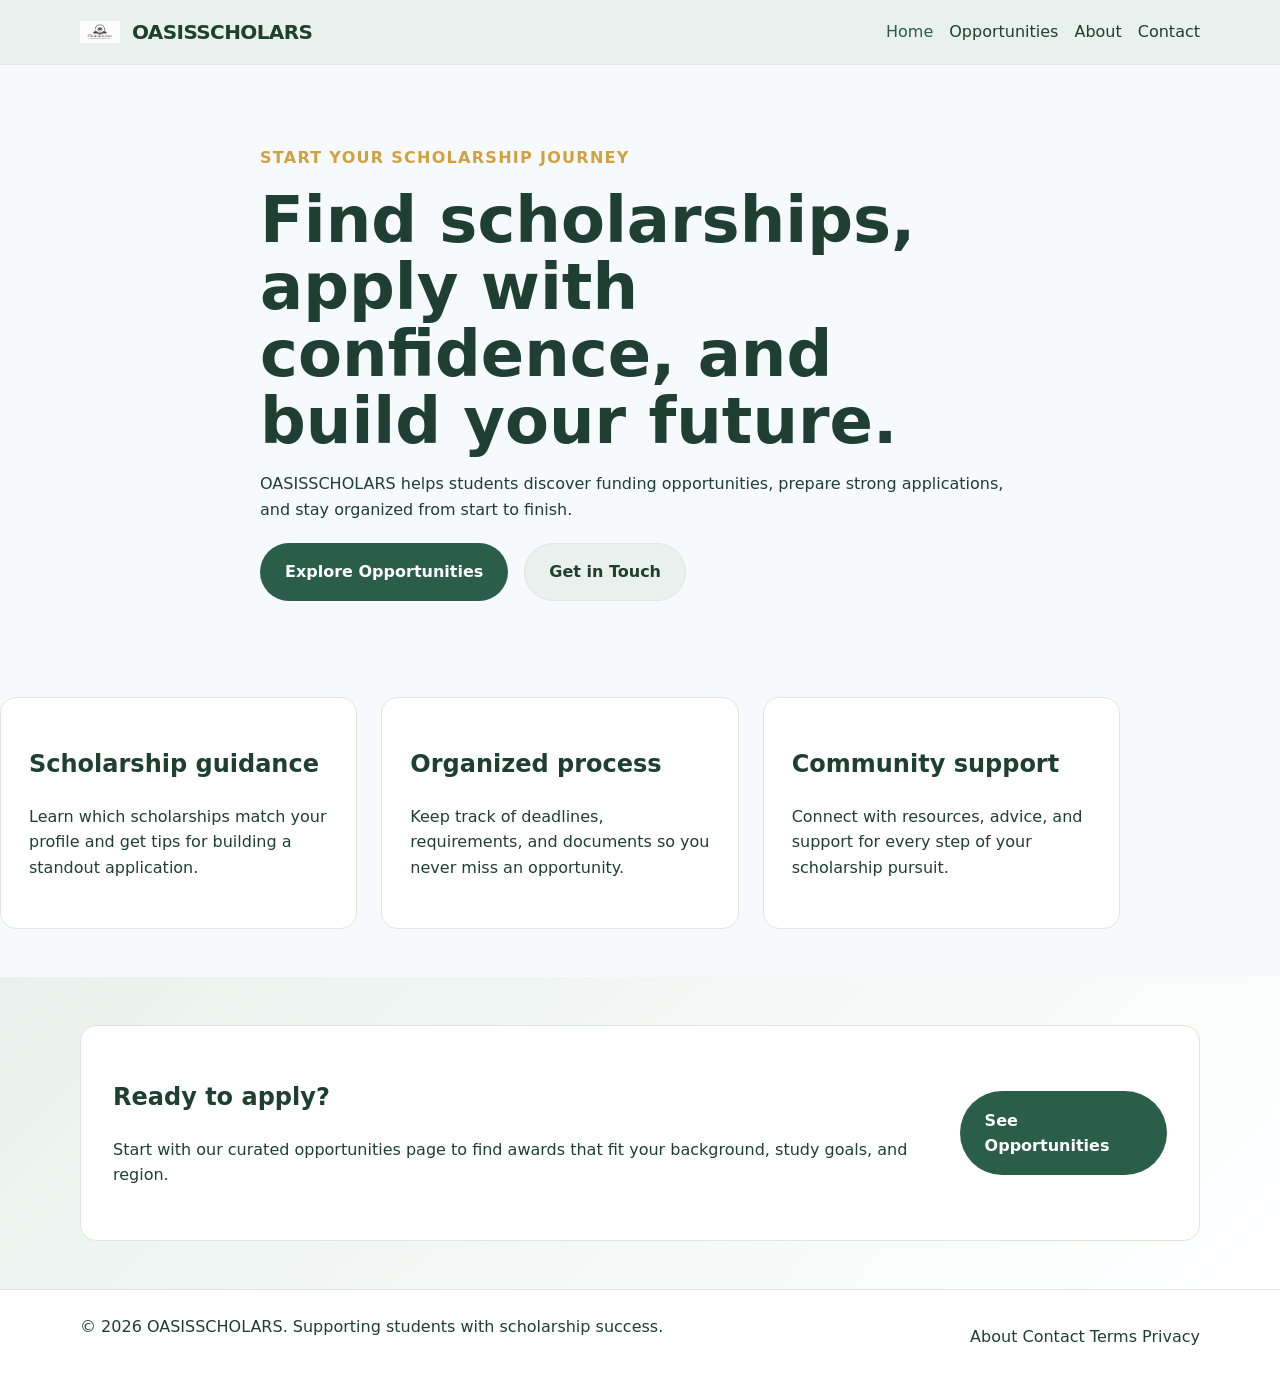
<file: index.html>
<!DOCTYPE html>
<html lang="en">
<head>
  <meta charset="UTF-8" />
  <meta name="viewport" content="width=device-width, initial-scale=1.0" />
  <meta http-equiv="Content-Security-Policy" content="default-src 'self'; script-src 'self'; style-src 'self'; img-src 'self' data:; font-src 'self'; connect-src 'self'; object-src 'none'; base-uri 'self'; form-action 'self'; frame-ancestors 'none'; upgrade-insecure-requests" />
  <meta name="referrer" content="no-referrer" />
  <title>OASISSCHOLARS | Home</title>
  <link rel="stylesheet" href="styles.css" />
</head>
<body>
  <header class="site-header">
    <div class="container header-inner">
      <a class="brand" href="index.html"><img class="brand-logo" src="Logo for design.png" alt="OASISSCHOLARS logo" /><span>OASISSCHOLARS</span></a>
      <nav class="site-nav">
        <a href="index.html" class="active">Home</a>
        <a href="opportunities.html">Opportunities</a>
        <a href="about.html">About</a>
        <a href="contact.html">Contact</a>
      </nav>
      <button class="menu-toggle" aria-label="Open navigation">☰</button>
    </div>
  </header>

  <main>
    <section class="hero">
      <div class="container hero-content">
        <p class="eyebrow">Start your scholarship journey</p>
        <h1>Find scholarships, apply with confidence, and build your future.</h1>
        <p>OASISSCHOLARS helps students discover funding opportunities, prepare strong applications, and stay organized from start to finish.</p>
        <div class="hero-actions">
          <a class="button button-primary" href="opportunities.html">Explore Opportunities</a>
          <a class="button button-secondary" href="contact.html">Get in Touch</a>
        </div>
      </div>
    </section>

    <section class="features container">
      <article>
        <h2>Scholarship guidance</h2>
        <p>Learn which scholarships match your profile and get tips for building a standout application.</p>
      </article>
      <article>
        <h2>Organized process</h2>
        <p>Keep track of deadlines, requirements, and documents so you never miss an opportunity.</p>
      </article>
      <article>
        <h2>Community support</h2>
        <p>Connect with resources, advice, and support for every step of your scholarship pursuit.</p>
      </article>
    </section>

    <section class="highlight">
      <div class="container highlight-inner">
        <div>
          <h2>Ready to apply?</h2>
          <p>Start with our curated opportunities page to find awards that fit your background, study goals, and region.</p>
        </div>
        <a class="button button-primary" href="opportunities.html">See Opportunities</a>
      </div>
    </section>
  </main>

  <footer class="site-footer">
    <div class="container footer-inner">
      <p>© 2026 OASISSCHOLARS. Supporting students with scholarship success.</p>
      <nav class="footer-nav">
        <a href="about.html">About</a>
        <a href="contact.html">Contact</a>
        <a href="terms.html">Terms</a>
        <a href="privacy.html">Privacy</a>
      </nav>
    </div>
  </footer>

  <script src="script.js"></script>
</body>
</html>
</file>
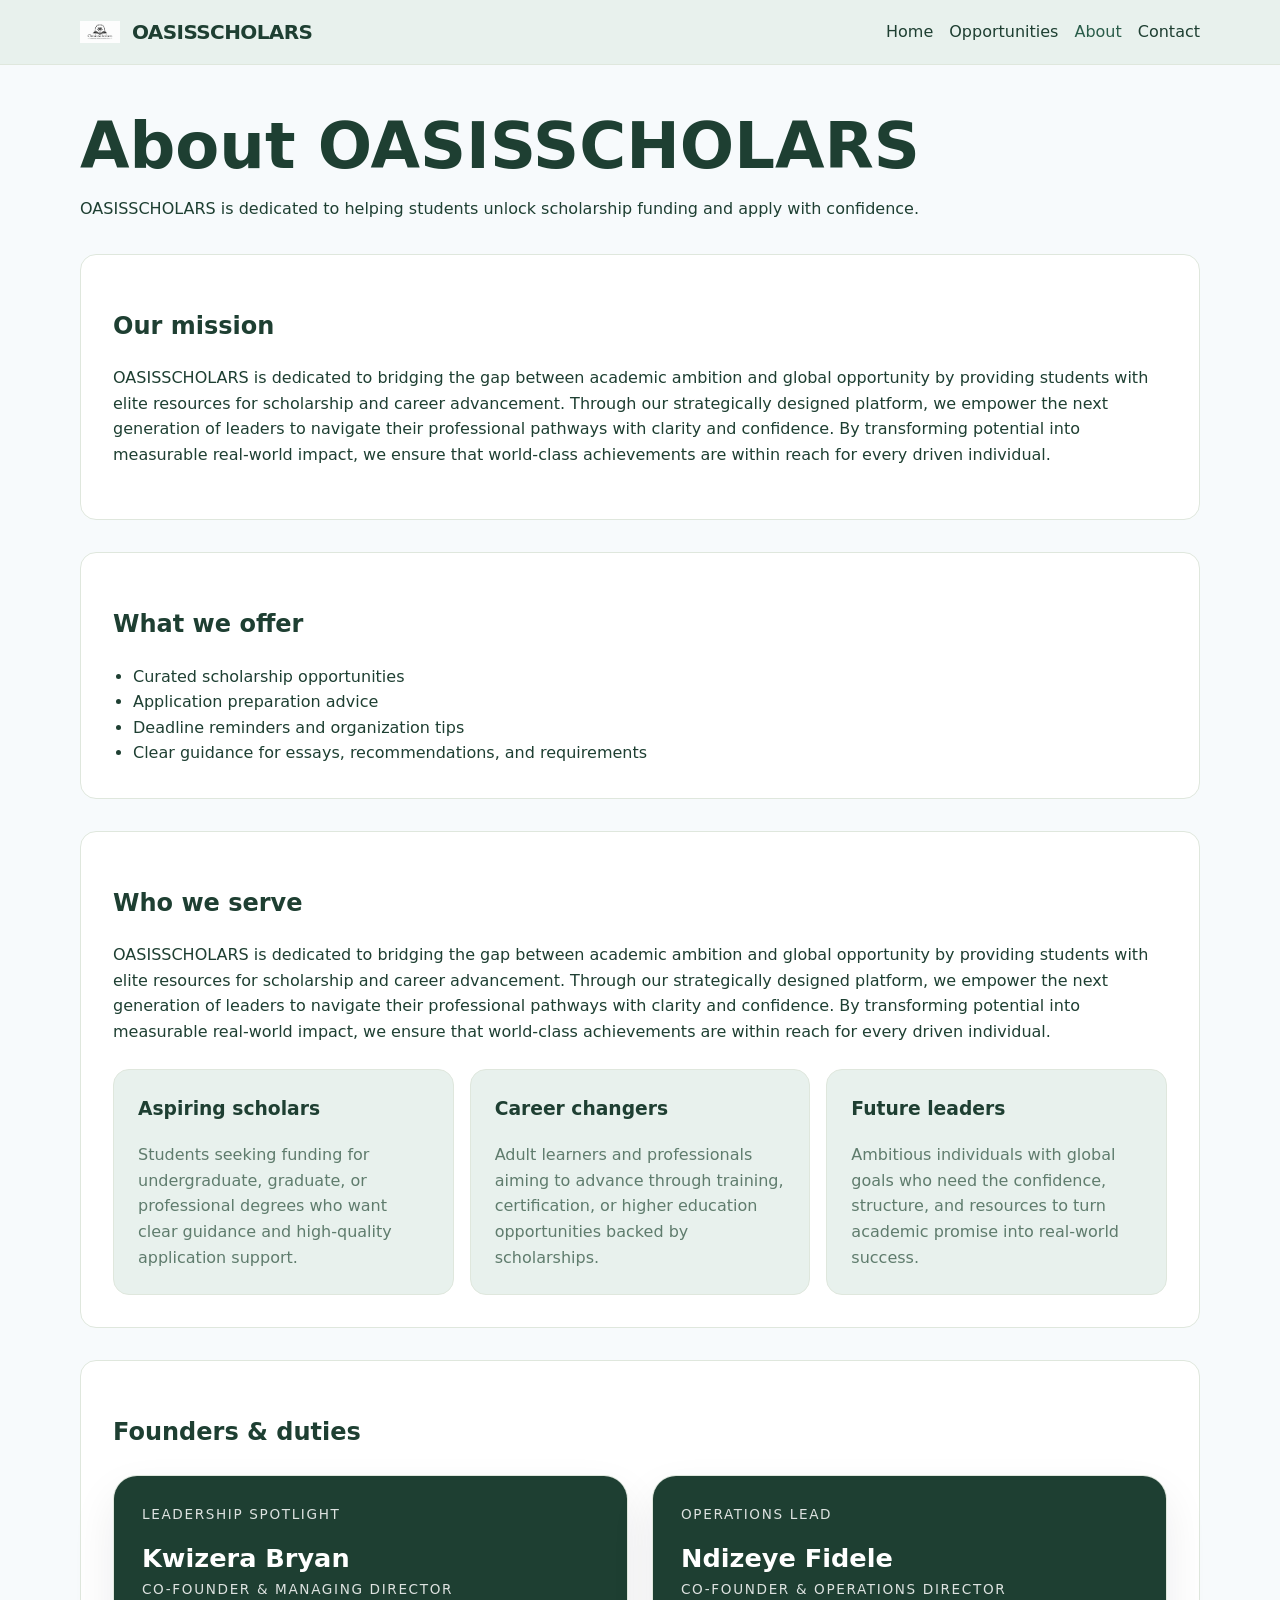
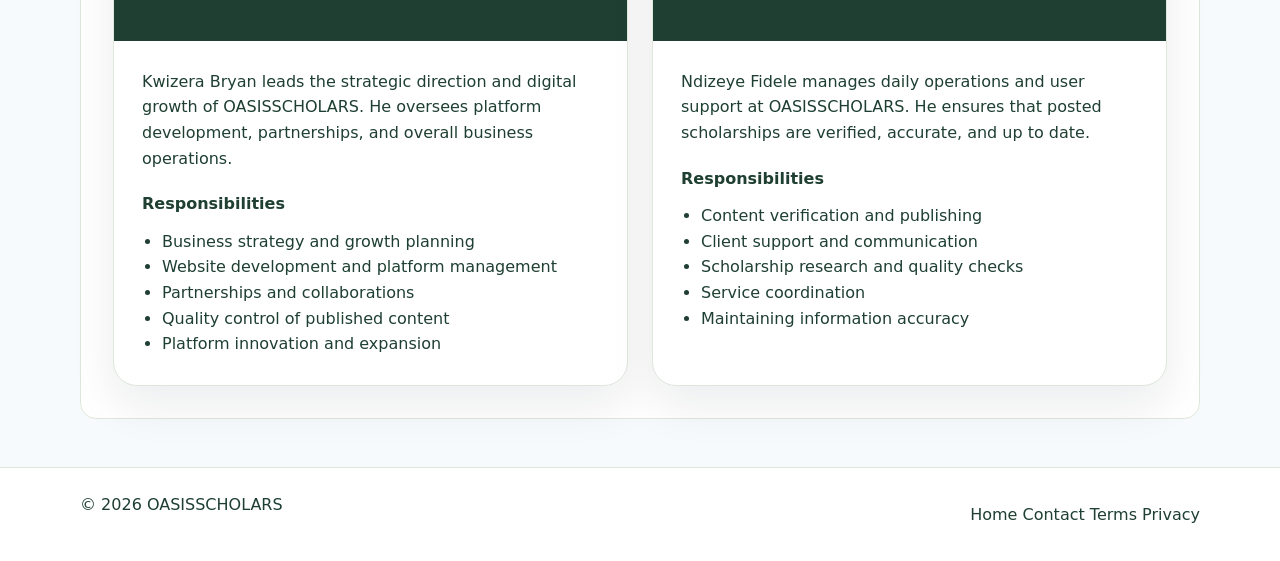
<file: about.html>
<!DOCTYPE html>
<html lang="en">
<head>
  <meta charset="UTF-8" />
  <meta name="viewport" content="width=device-width, initial-scale=1.0" />
  <meta http-equiv="Content-Security-Policy" content="default-src 'self'; script-src 'self'; style-src 'self'; img-src 'self' data:; font-src 'self'; connect-src 'self'; object-src 'none'; base-uri 'self'; form-action 'self'; frame-ancestors 'none'; upgrade-insecure-requests" />
  <meta name="referrer" content="no-referrer" />
  <title>OASISSCHOLARS | About</title>
  <link rel="stylesheet" href="styles.css" />
</head>
<body>
  <header class="site-header">
    <div class="container header-inner">
      <a class="brand" href="index.html"><img class="brand-logo" src="Logo for design.png" alt="OASISSCHOLARS logo" /><span>OASISSCHOLARS</span></a>
      <nav class="site-nav">
        <a href="index.html">Home</a>
        <a href="opportunities.html">Opportunities</a>
        <a href="about.html" class="active">About</a>
        <a href="contact.html">Contact</a>
      </nav>
      <button class="menu-toggle" aria-label="Open navigation">☰</button>
    </div>
  </header>

  <main class="container page-content">
    <section class="page-header">
      <h1>About OASISSCHOLARS</h1>
      <p>OASISSCHOLARS is dedicated to helping students unlock scholarship funding and apply with confidence.</p>
    </section>

    <section class="about-section">
      <h2>Our mission</h2>
      <p>OASISSCHOLARS is dedicated to bridging the gap between academic ambition and global opportunity by providing students with elite resources for scholarship and career advancement. Through our strategically designed platform, we empower the next generation of leaders to navigate their professional pathways with clarity and confidence. By transforming potential into measurable real-world impact, we ensure that world-class achievements are within reach for every driven individual.</p>
    </section>

    <section class="about-section">
      <h2>What we offer</h2>
      <ul>
        <li>Curated scholarship opportunities</li>
        <li>Application preparation advice</li>
        <li>Deadline reminders and organization tips</li>
        <li>Clear guidance for essays, recommendations, and requirements</li>
      </ul>
    </section>

    <section class="about-section">
      <h2>Who we serve</h2>
      <p>OASISSCHOLARS is dedicated to bridging the gap between academic ambition and global opportunity by providing students with elite resources for scholarship and career advancement. Through our strategically designed platform, we empower the next generation of leaders to navigate their professional pathways with clarity and confidence. By transforming potential into measurable real-world impact, we ensure that world-class achievements are within reach for every driven individual.</p>
      <div class="who-grid">
        <article class="who-card">
          <h3>Aspiring scholars</h3>
          <p>Students seeking funding for undergraduate, graduate, or professional degrees who want clear guidance and high-quality application support.</p>
        </article>
        <article class="who-card">
          <h3>Career changers</h3>
          <p>Adult learners and professionals aiming to advance through training, certification, or higher education opportunities backed by scholarships.</p>
        </article>
        <article class="who-card">
          <h3>Future leaders</h3>
          <p>Ambitious individuals with global goals who need the confidence, structure, and resources to turn academic promise into real-world success.</p>
        </article>
      </div>
    </section>

    <section class="about-section team-section">
      <h2>Founders & duties</h2>
      <div class="team-grid">
        <article class="team-card">
          <div class="card-header">
            <p>Leadership Spotlight</p>
            <h3>Kwizera Bryan</h3>
            <p class="card-role">Co-Founder & Managing Director</p>
          </div>
          <div class="card-body">
            <p>Kwizera Bryan leads the strategic direction and digital growth of OASISSCHOLARS. He oversees platform development, partnerships, and overall business operations.</p>
            <h4>Responsibilities</h4>
            <ul>
              <li>Business strategy and growth planning</li>
              <li>Website development and platform management</li>
              <li>Partnerships and collaborations</li>
              <li>Quality control of published content</li>
              <li>Platform innovation and expansion</li>
            </ul>
          </div>
        </article>

        <article class="team-card">
          <div class="card-header">
            <p>Operations Lead</p>
            <h3>Ndizeye Fidele</h3>
            <p class="card-role">Co-Founder & Operations Director</p>
          </div>
          <div class="card-body">
            <p>Ndizeye Fidele manages daily operations and user support at OASISSCHOLARS. He ensures that posted scholarships are verified, accurate, and up to date.</p>
            <h4>Responsibilities</h4>
            <ul>
              <li>Content verification and publishing</li>
              <li>Client support and communication</li>
              <li>Scholarship research and quality checks</li>
              <li>Service coordination</li>
              <li>Maintaining information accuracy</li>
            </ul>
          </div>
        </article>
      </div>
    </section>
  </main>

  <footer class="site-footer">
    <div class="container footer-inner">
      <p>© 2026 OASISSCHOLARS</p>
      <nav class="footer-nav">
        <a href="index.html">Home</a>
        <a href="contact.html">Contact</a>
        <a href="terms.html">Terms</a>
        <a href="privacy.html">Privacy</a>
      </nav>
    </div>
  </footer>

  <script src="script.js"></script>
</body>
</html>
</file>
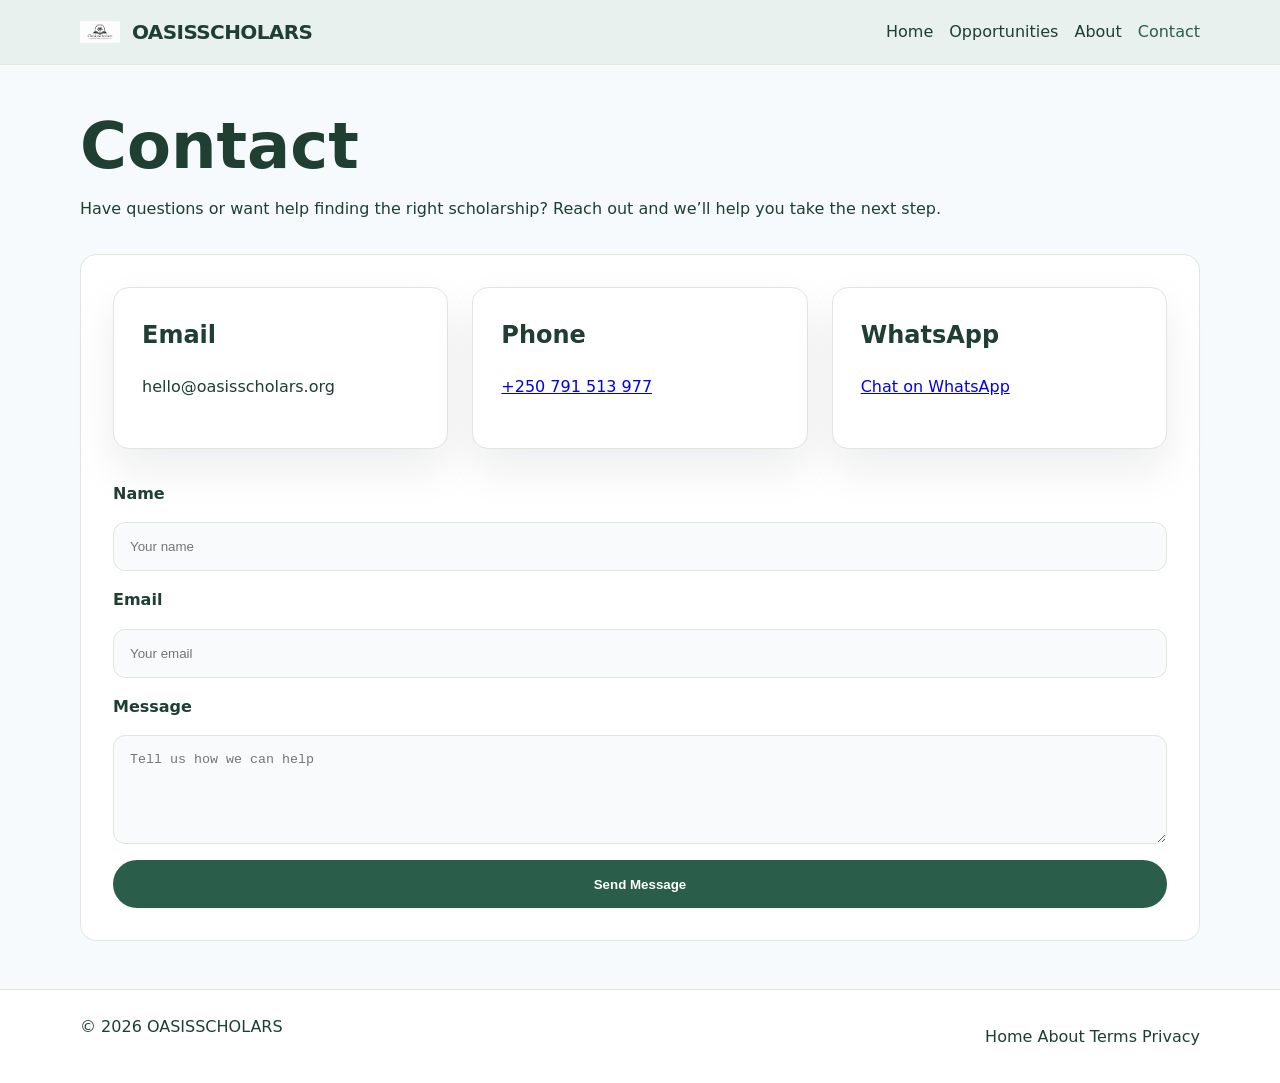
<file: contact.html>
<!DOCTYPE html>
<html lang="en">
<head>
  <meta charset="UTF-8" />
  <meta name="viewport" content="width=device-width, initial-scale=1.0" />
  <meta http-equiv="Content-Security-Policy" content="default-src 'self'; script-src 'self'; style-src 'self'; img-src 'self' data:; font-src 'self'; connect-src 'self'; object-src 'none'; base-uri 'self'; form-action 'self'; frame-ancestors 'none'; upgrade-insecure-requests" />
  <meta name="referrer" content="no-referrer" />
  <title>OASISSCHOLARS | Contact</title>
  <link rel="stylesheet" href="styles.css" />
</head>
<body>
  <header class="site-header">
    <div class="container header-inner">
      <a class="brand" href="index.html"><img class="brand-logo" src="Logo for design.png" alt="OASISSCHOLARS logo" /><span>OASISSCHOLARS</span></a>
      <nav class="site-nav">
        <a href="index.html">Home</a>
        <a href="opportunities.html">Opportunities</a>
        <a href="about.html">About</a>
        <a href="contact.html" class="active">Contact</a>
      </nav>
      <button class="menu-toggle" aria-label="Open navigation">☰</button>
    </div>
  </header>

  <main class="container page-content">
    <section class="page-header">
      <h1>Contact</h1>
      <p>Have questions or want help finding the right scholarship? Reach out and we’ll help you take the next step.</p>
    </section>

    <section class="contact-section">
      <div class="contact-grid">
        <div class="contact-card">
          <h2>Email</h2>
          <p>hello@oasisscholars.org</p>
        </div>
        <div class="contact-card">
          <h2>Phone</h2>
          <p><a href="tel:+250791513977">+250 791 513 977</a></p>
        </div>
        <div class="contact-card">
          <h2>WhatsApp</h2>
          <p><a href="https://wa.me/250791513977" target="_blank" rel="noopener noreferrer">Chat on WhatsApp</a></p>
        </div>
      </div>

      <form class="contact-form">
        <label for="name">Name</label>
        <input id="name" name="name" type="text" placeholder="Your name" maxlength="80" autocomplete="name" required />

        <label for="email">Email</label>
        <input id="email" name="email" type="email" placeholder="Your email" maxlength="254" autocomplete="email" required />

        <label for="message">Message</label>
        <textarea id="message" name="message" rows="5" maxlength="1000" placeholder="Tell us how we can help" required></textarea>

        <button type="submit" class="button button-primary">Send Message</button>
      </form>
    </section>
  </main>

  <footer class="site-footer">
    <div class="container footer-inner">
      <p>© 2026 OASISSCHOLARS</p>
      <nav class="footer-nav">
        <a href="index.html">Home</a>
        <a href="about.html">About</a>
        <a href="terms.html">Terms</a>
        <a href="privacy.html">Privacy</a>
      </nav>
    </div>
  </footer>

  <script src="script.js"></script>
</body>
</html>
</file>
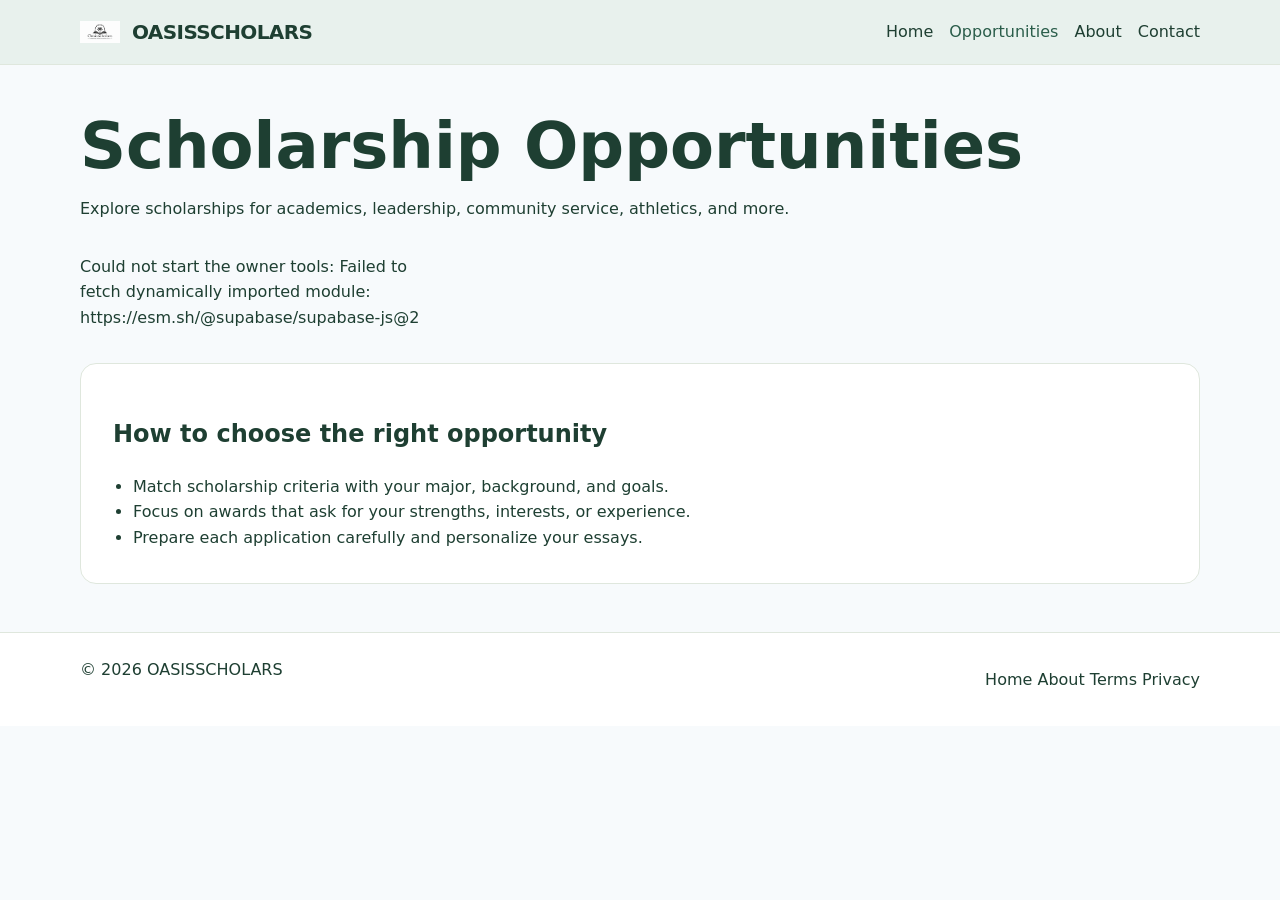
<file: opportunities.html>
<!DOCTYPE html>
<html lang="en">
<head>
  <meta charset="UTF-8" />
  <meta name="viewport" content="width=device-width, initial-scale=1.0" />
  <meta http-equiv="Content-Security-Policy" content="default-src 'self'; script-src 'self' https://esm.sh; style-src 'self'; img-src 'self' data: blob: https://*.supabase.co; font-src 'self'; connect-src 'self' https://esm.sh https://*.supabase.co https://*.supabase.in; object-src 'none'; base-uri 'self'; form-action 'self'; frame-ancestors 'none'; upgrade-insecure-requests" />
  <meta name="referrer" content="no-referrer" />
  <title>OASISSCHOLARS | Opportunities</title>
  <link rel="stylesheet" href="styles.css" />
</head>
<body>
  <header class="site-header">
    <div class="container header-inner">
      <a class="brand" href="index.html"><img class="brand-logo" src="Logo for design.png" alt="OASISSCHOLARS logo" /><span>OASISSCHOLARS</span></a>
      <nav class="site-nav">
        <a href="index.html">Home</a>
        <a href="opportunities.html" class="active">Opportunities</a>
        <a href="about.html">About</a>
        <a href="contact.html">Contact</a>
      </nav>
      <button class="menu-toggle" aria-label="Open navigation">☰</button>
    </div>
  </header>

  <main class="container page-content">
    <section class="page-header">
      <h1>Scholarship Opportunities</h1>
      <p>Explore scholarships for academics, leadership, community service, athletics, and more.</p>
    </section>

    <section class="cards-grid" id="opportunities-list">
      <!-- Opportunities will be populated here. Owners can post via Owners Portal. -->
    </section>

    <section class="info-section">
      <h2>How to choose the right opportunity</h2>
      <ul>
        <li>Match scholarship criteria with your major, background, and goals.</li>
        <li>Focus on awards that ask for your strengths, interests, or experience.</li>
        <li>Prepare each application carefully and personalize your essays.</li>
      </ul>
    </section>
  </main>

  <footer class="site-footer">
    <div class="container footer-inner">
      <p>© 2026 OASISSCHOLARS</p>
      <nav class="footer-nav">
        <a href="index.html">Home</a>
        <a href="about.html">About</a>
        <a href="terms.html">Terms</a>
        <a href="privacy.html">Privacy</a>
      </nav>
    </div>
  </footer>

  <script src="script.js"></script>
  <script type="module" src="owners/owners.js"></script>
</body>
</html>
</file>
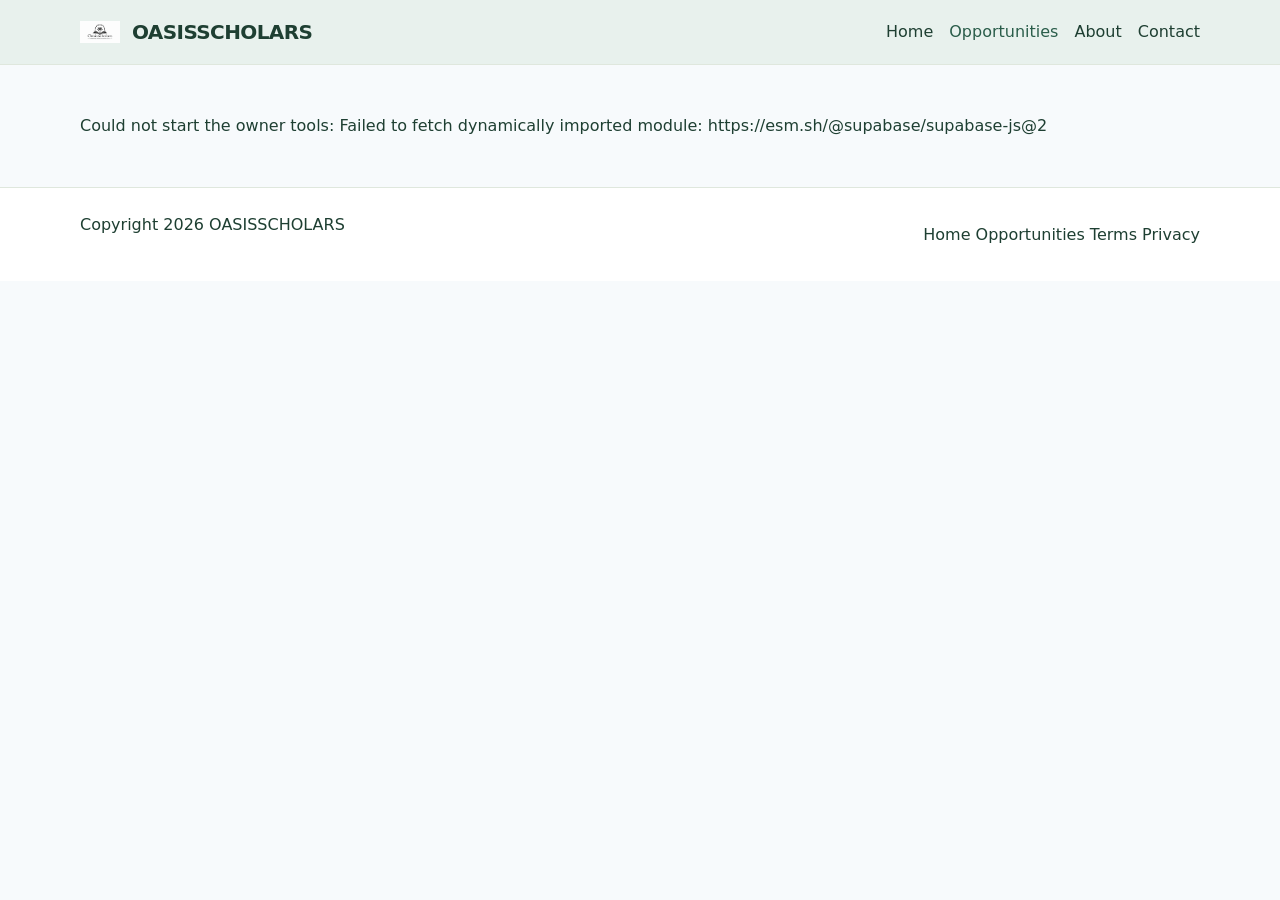
<file: opportunity.html>
<!DOCTYPE html>
<html lang="en">
<head>
  <meta charset="UTF-8" />
  <meta name="viewport" content="width=device-width, initial-scale=1.0" />
  <meta http-equiv="Content-Security-Policy" content="default-src 'self'; script-src 'self' https://esm.sh; style-src 'self'; img-src 'self' data: blob: https://*.supabase.co; font-src 'self'; connect-src 'self' https://esm.sh https://*.supabase.co https://*.supabase.in; object-src 'none'; base-uri 'self'; form-action 'self'; frame-ancestors 'none'; upgrade-insecure-requests" />
  <meta name="referrer" content="no-referrer" />
  <title>OASISSCHOLARS | Opportunity Details</title>
  <link rel="stylesheet" href="styles.css" />
</head>
<body>
  <header class="site-header">
    <div class="container header-inner">
      <a class="brand" href="index.html"><img class="brand-logo" src="Logo for design.png" alt="OASISSCHOLARS logo" /><span>OASISSCHOLARS</span></a>
      <nav class="site-nav">
        <a href="index.html">Home</a>
        <a href="opportunities.html" class="active">Opportunities</a>
        <a href="about.html">About</a>
        <a href="contact.html">Contact</a>
      </nav>
      <button class="menu-toggle" aria-label="Open navigation">Menu</button>
    </div>
  </header>

  <main class="container page-content">
    <article id="opportunity-detail" class="opportunity-detail"></article>
  </main>

  <footer class="site-footer">
    <div class="container footer-inner">
      <p>Copyright 2026 OASISSCHOLARS</p>
      <nav class="footer-nav">
        <a href="index.html">Home</a>
        <a href="opportunities.html">Opportunities</a>
        <a href="terms.html">Terms</a>
        <a href="privacy.html">Privacy</a>
      </nav>
    </div>
  </footer>

  <script src="script.js"></script>
  <script type="module" src="owners/owners.js"></script>
</body>
</html>
</file>
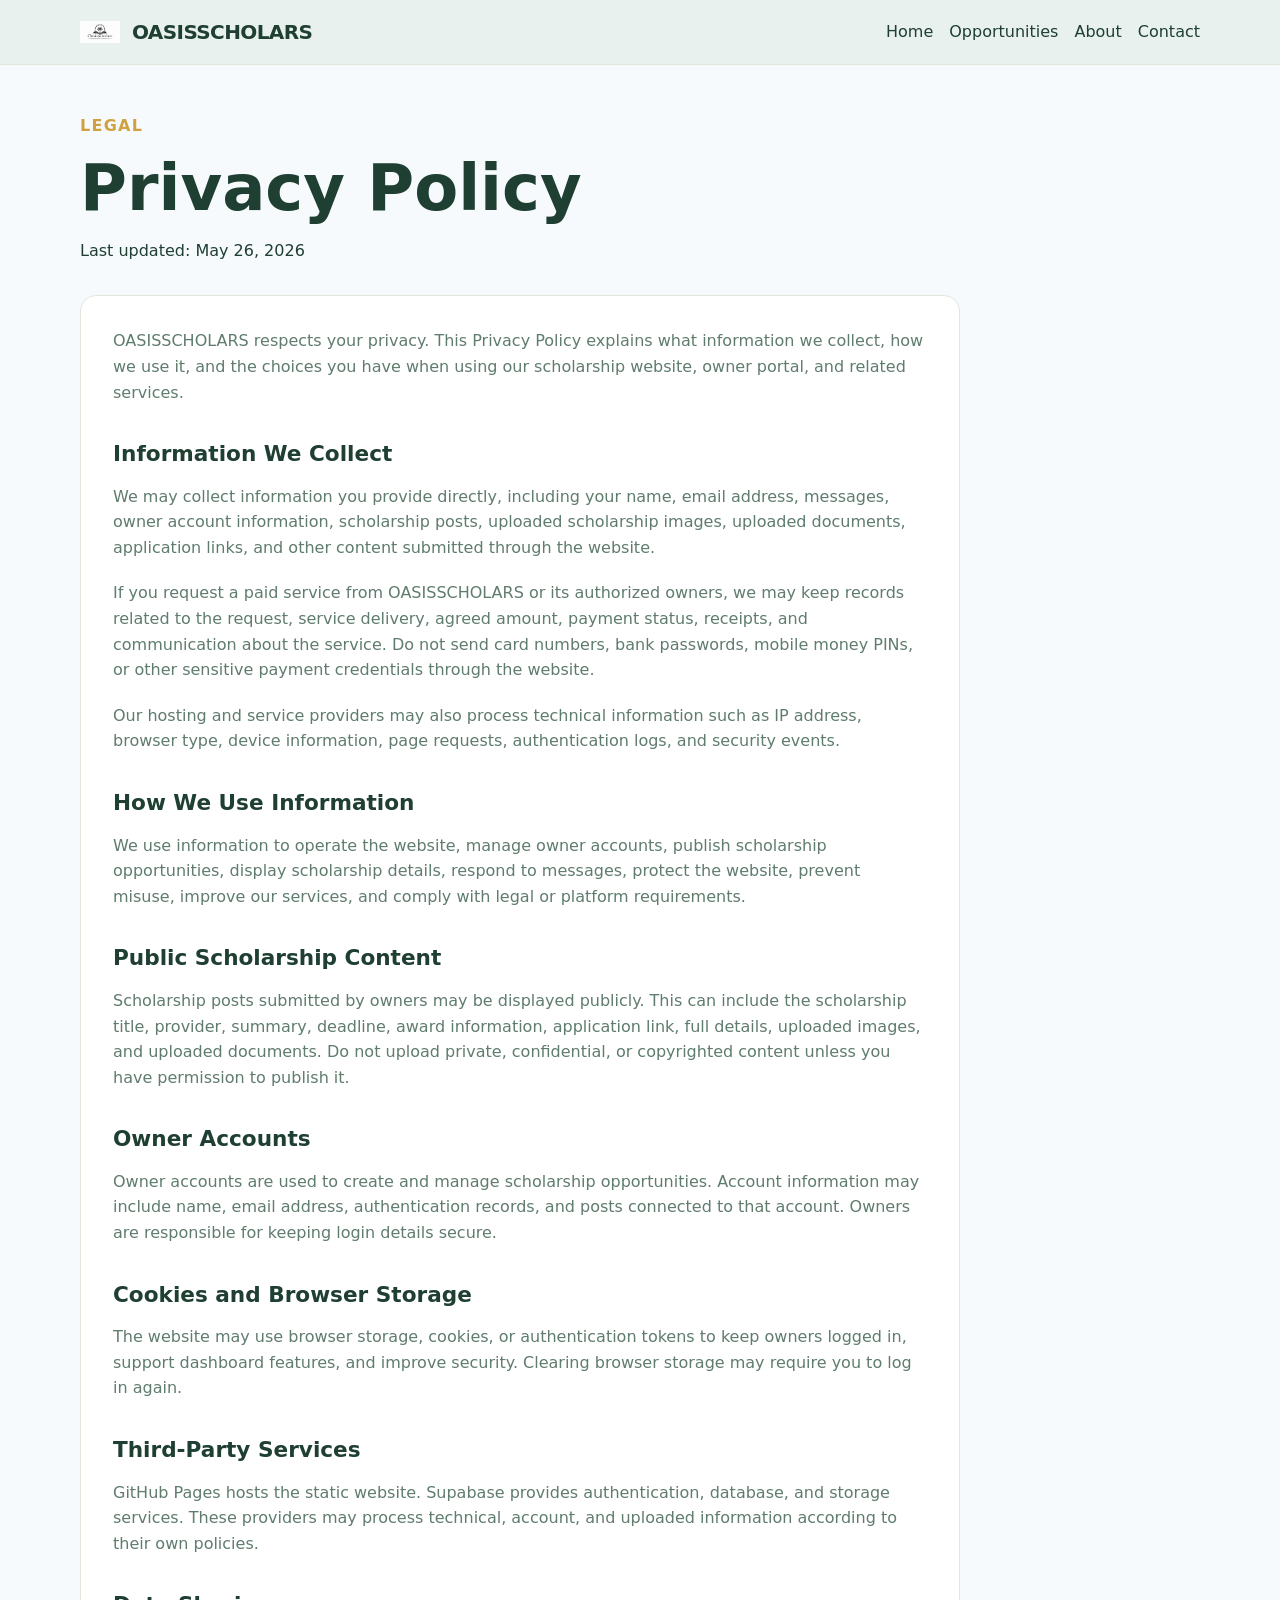
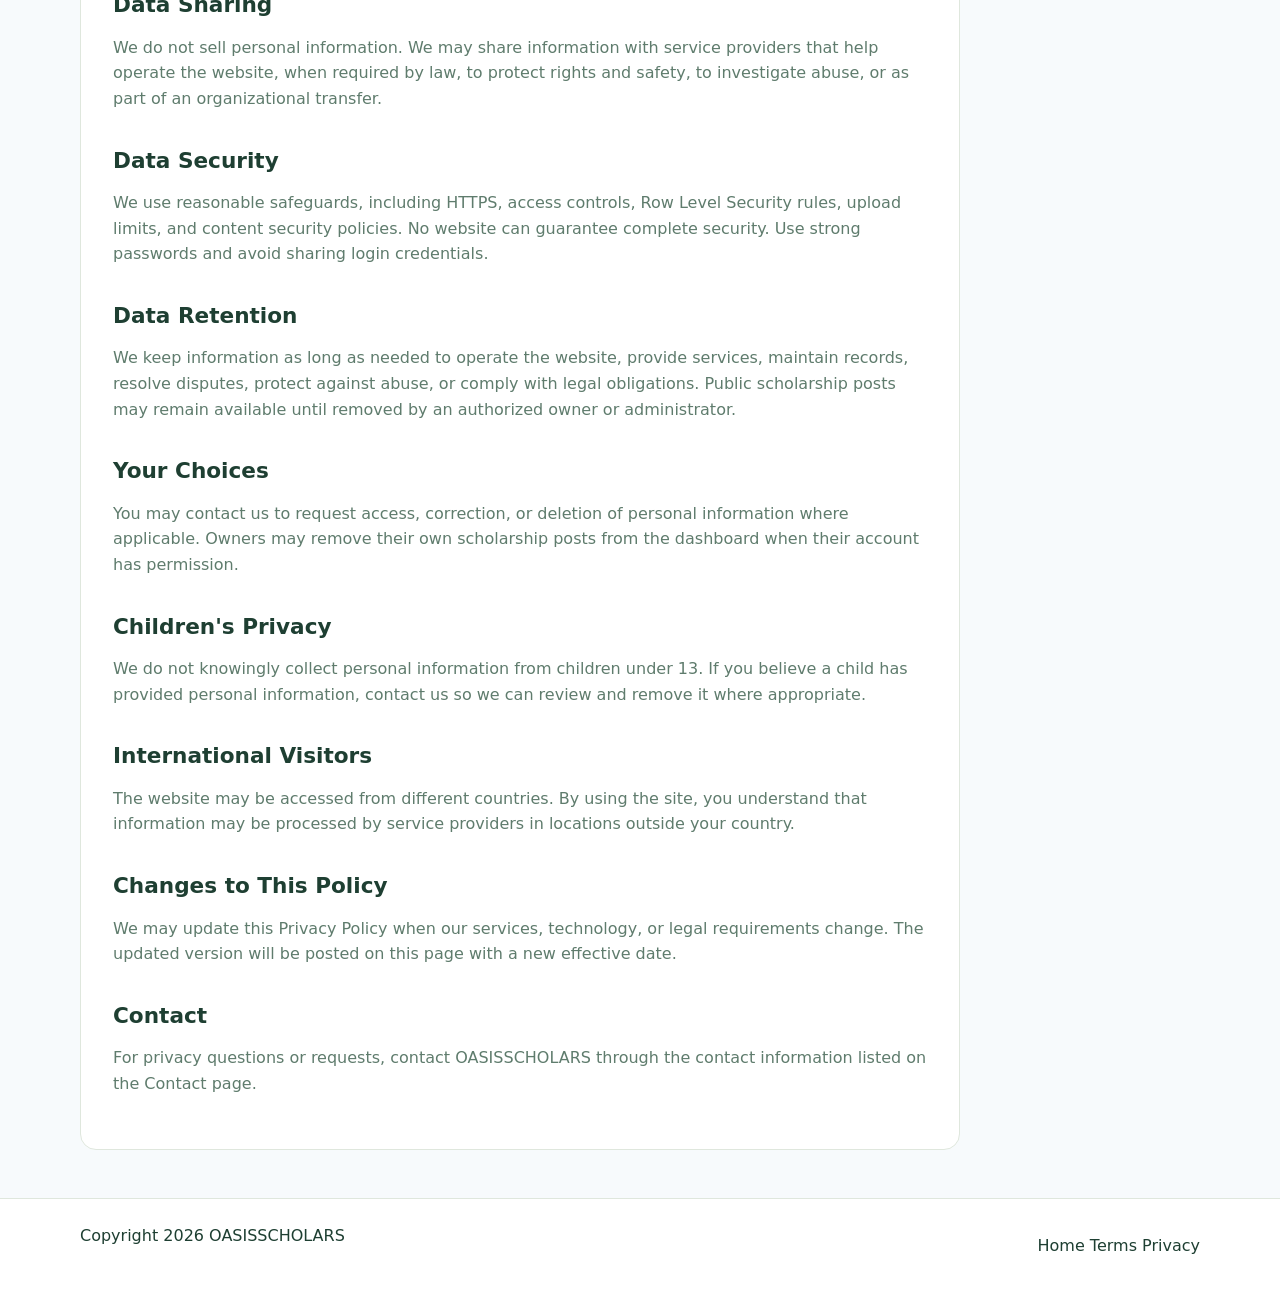
<file: privacy.html>
<!DOCTYPE html>
<html lang="en">
<head>
  <meta charset="UTF-8" />
  <meta name="viewport" content="width=device-width, initial-scale=1.0" />
  <meta http-equiv="Content-Security-Policy" content="default-src 'self'; script-src 'self'; style-src 'self'; img-src 'self' data:; font-src 'self'; connect-src 'self'; object-src 'none'; base-uri 'self'; form-action 'self'; frame-ancestors 'none'; upgrade-insecure-requests" />
  <meta name="referrer" content="no-referrer" />
  <title>Privacy Policy | OASISSCHOLARS</title>
  <link rel="stylesheet" href="styles.css" />
</head>
<body>
  <header class="site-header">
    <div class="container header-inner">
      <a class="brand" href="index.html"><img class="brand-logo" src="Logo for design.png" alt="OASISSCHOLARS logo" /><span>OASISSCHOLARS</span></a>
      <nav class="site-nav">
        <a href="index.html">Home</a>
        <a href="opportunities.html">Opportunities</a>
        <a href="about.html">About</a>
        <a href="contact.html">Contact</a>
      </nav>
      <button class="menu-toggle" aria-label="Open navigation">Menu</button>
    </div>
  </header>

  <main class="container page-content">
    <section class="page-header">
      <p class="eyebrow">Legal</p>
      <h1>Privacy Policy</h1>
      <p>Last updated: May 26, 2026</p>
    </section>

    <article class="legal-section">
      <p>OASISSCHOLARS respects your privacy. This Privacy Policy explains what information we collect, how we use it, and the choices you have when using our scholarship website, owner portal, and related services.</p>

      <h2>Information We Collect</h2>
      <p>We may collect information you provide directly, including your name, email address, messages, owner account information, scholarship posts, uploaded scholarship images, uploaded documents, application links, and other content submitted through the website.</p>
      <p>If you request a paid service from OASISSCHOLARS or its authorized owners, we may keep records related to the request, service delivery, agreed amount, payment status, receipts, and communication about the service. Do not send card numbers, bank passwords, mobile money PINs, or other sensitive payment credentials through the website.</p>
      <p>Our hosting and service providers may also process technical information such as IP address, browser type, device information, page requests, authentication logs, and security events.</p>

      <h2>How We Use Information</h2>
      <p>We use information to operate the website, manage owner accounts, publish scholarship opportunities, display scholarship details, respond to messages, protect the website, prevent misuse, improve our services, and comply with legal or platform requirements.</p>

      <h2>Public Scholarship Content</h2>
      <p>Scholarship posts submitted by owners may be displayed publicly. This can include the scholarship title, provider, summary, deadline, award information, application link, full details, uploaded images, and uploaded documents. Do not upload private, confidential, or copyrighted content unless you have permission to publish it.</p>

      <h2>Owner Accounts</h2>
      <p>Owner accounts are used to create and manage scholarship opportunities. Account information may include name, email address, authentication records, and posts connected to that account. Owners are responsible for keeping login details secure.</p>

      <h2>Cookies and Browser Storage</h2>
      <p>The website may use browser storage, cookies, or authentication tokens to keep owners logged in, support dashboard features, and improve security. Clearing browser storage may require you to log in again.</p>

      <h2>Third-Party Services</h2>
      <p>GitHub Pages hosts the static website. Supabase provides authentication, database, and storage services. These providers may process technical, account, and uploaded information according to their own policies.</p>

      <h2>Data Sharing</h2>
      <p>We do not sell personal information. We may share information with service providers that help operate the website, when required by law, to protect rights and safety, to investigate abuse, or as part of an organizational transfer.</p>

      <h2>Data Security</h2>
      <p>We use reasonable safeguards, including HTTPS, access controls, Row Level Security rules, upload limits, and content security policies. No website can guarantee complete security. Use strong passwords and avoid sharing login credentials.</p>

      <h2>Data Retention</h2>
      <p>We keep information as long as needed to operate the website, provide services, maintain records, resolve disputes, protect against abuse, or comply with legal obligations. Public scholarship posts may remain available until removed by an authorized owner or administrator.</p>

      <h2>Your Choices</h2>
      <p>You may contact us to request access, correction, or deletion of personal information where applicable. Owners may remove their own scholarship posts from the dashboard when their account has permission.</p>

      <h2>Children's Privacy</h2>
      <p>We do not knowingly collect personal information from children under 13. If you believe a child has provided personal information, contact us so we can review and remove it where appropriate.</p>

      <h2>International Visitors</h2>
      <p>The website may be accessed from different countries. By using the site, you understand that information may be processed by service providers in locations outside your country.</p>

      <h2>Changes to This Policy</h2>
      <p>We may update this Privacy Policy when our services, technology, or legal requirements change. The updated version will be posted on this page with a new effective date.</p>

      <h2>Contact</h2>
      <p>For privacy questions or requests, contact OASISSCHOLARS through the contact information listed on the Contact page.</p>
    </article>
  </main>

  <footer class="site-footer">
    <div class="container footer-inner">
      <p>Copyright 2026 OASISSCHOLARS</p>
      <nav class="footer-nav">
        <a href="index.html">Home</a>
        <a href="terms.html">Terms</a>
        <a href="privacy.html">Privacy</a>
      </nav>
    </div>
  </footer>

  <script src="script.js"></script>
</body>
</html>
</file>
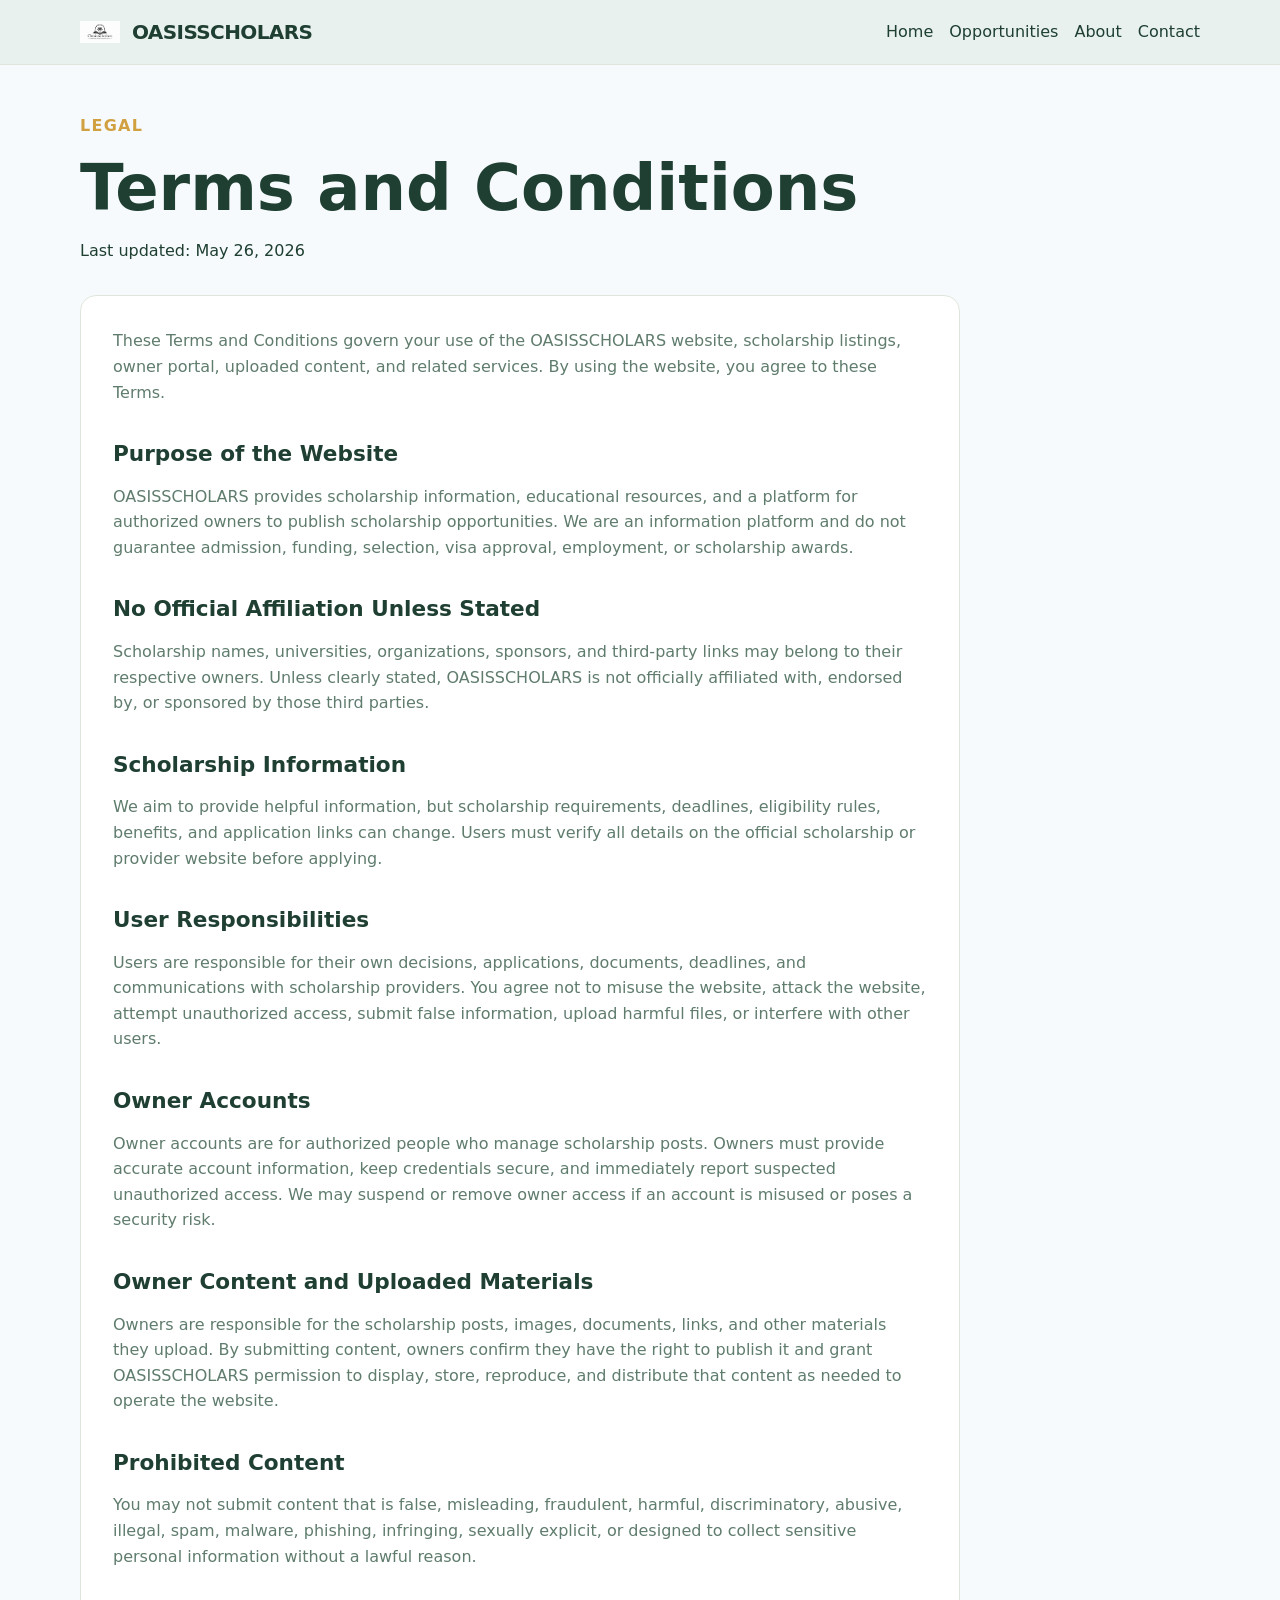
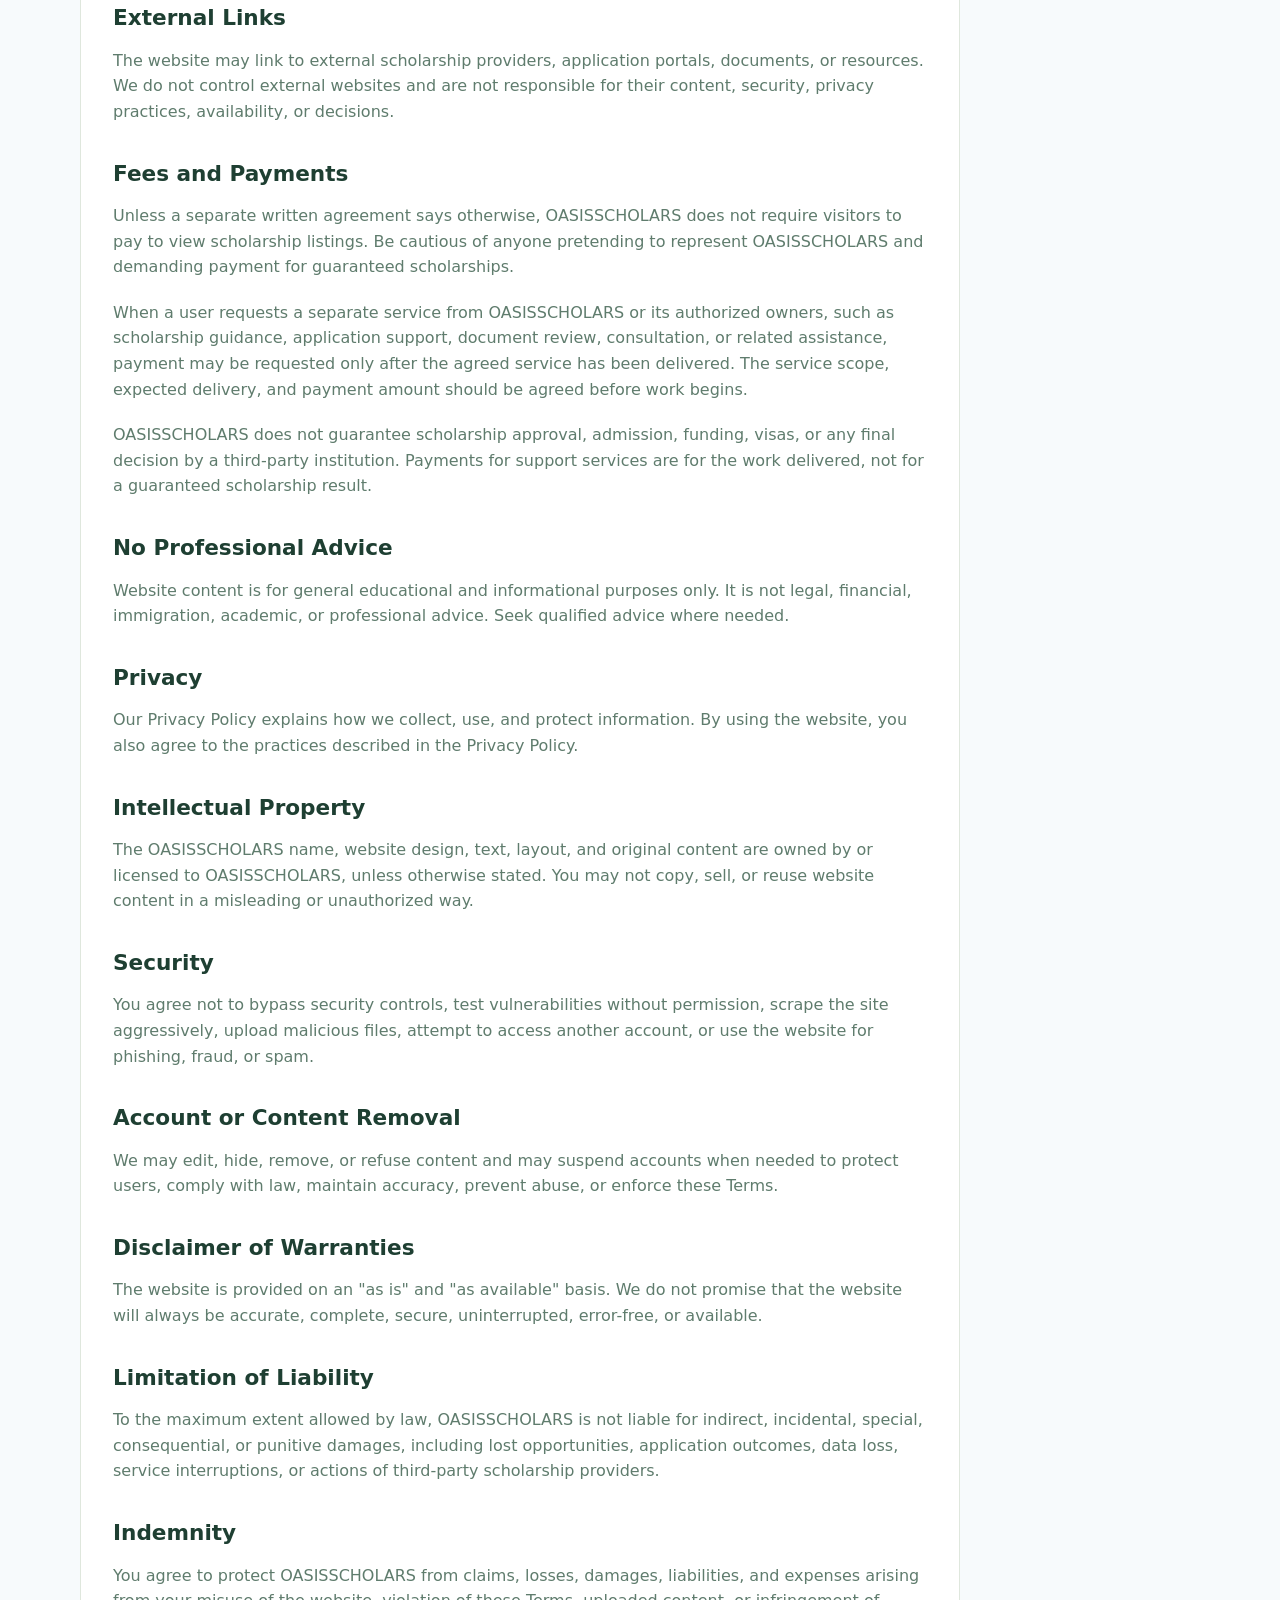
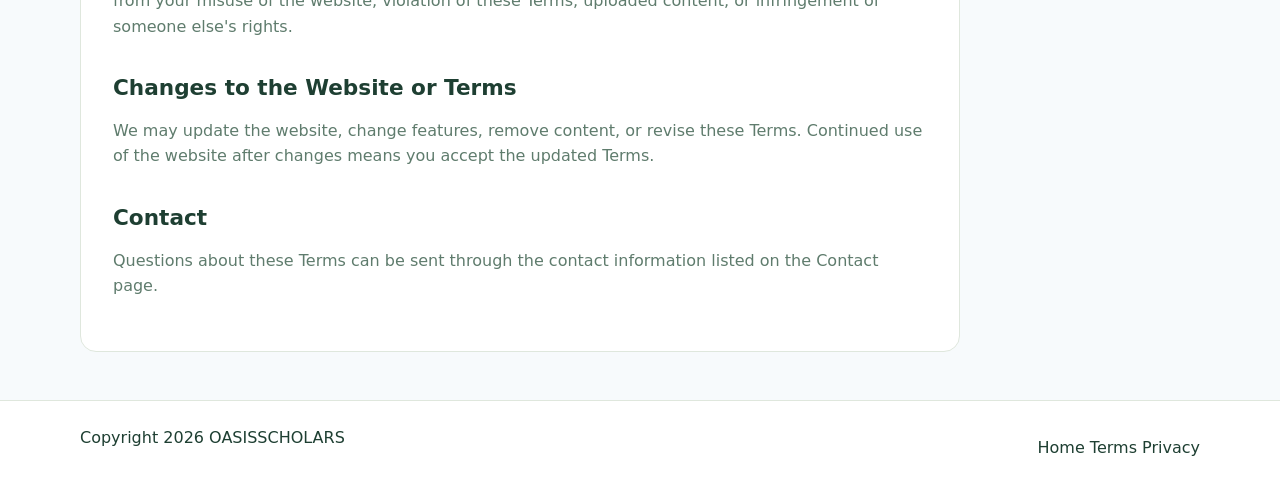
<file: terms.html>
<!DOCTYPE html>
<html lang="en">
<head>
  <meta charset="UTF-8" />
  <meta name="viewport" content="width=device-width, initial-scale=1.0" />
  <meta http-equiv="Content-Security-Policy" content="default-src 'self'; script-src 'self'; style-src 'self'; img-src 'self' data:; font-src 'self'; connect-src 'self'; object-src 'none'; base-uri 'self'; form-action 'self'; frame-ancestors 'none'; upgrade-insecure-requests" />
  <meta name="referrer" content="no-referrer" />
  <title>Terms and Conditions | OASISSCHOLARS</title>
  <link rel="stylesheet" href="styles.css" />
</head>
<body>
  <header class="site-header">
    <div class="container header-inner">
      <a class="brand" href="index.html"><img class="brand-logo" src="Logo for design.png" alt="OASISSCHOLARS logo" /><span>OASISSCHOLARS</span></a>
      <nav class="site-nav">
        <a href="index.html">Home</a>
        <a href="opportunities.html">Opportunities</a>
        <a href="about.html">About</a>
        <a href="contact.html">Contact</a>
      </nav>
      <button class="menu-toggle" aria-label="Open navigation">Menu</button>
    </div>
  </header>

  <main class="container page-content">
    <section class="page-header">
      <p class="eyebrow">Legal</p>
      <h1>Terms and Conditions</h1>
      <p>Last updated: May 26, 2026</p>
    </section>

    <article class="legal-section">
      <p>These Terms and Conditions govern your use of the OASISSCHOLARS website, scholarship listings, owner portal, uploaded content, and related services. By using the website, you agree to these Terms.</p>

      <h2>Purpose of the Website</h2>
      <p>OASISSCHOLARS provides scholarship information, educational resources, and a platform for authorized owners to publish scholarship opportunities. We are an information platform and do not guarantee admission, funding, selection, visa approval, employment, or scholarship awards.</p>

      <h2>No Official Affiliation Unless Stated</h2>
      <p>Scholarship names, universities, organizations, sponsors, and third-party links may belong to their respective owners. Unless clearly stated, OASISSCHOLARS is not officially affiliated with, endorsed by, or sponsored by those third parties.</p>

      <h2>Scholarship Information</h2>
      <p>We aim to provide helpful information, but scholarship requirements, deadlines, eligibility rules, benefits, and application links can change. Users must verify all details on the official scholarship or provider website before applying.</p>

      <h2>User Responsibilities</h2>
      <p>Users are responsible for their own decisions, applications, documents, deadlines, and communications with scholarship providers. You agree not to misuse the website, attack the website, attempt unauthorized access, submit false information, upload harmful files, or interfere with other users.</p>

      <h2>Owner Accounts</h2>
      <p>Owner accounts are for authorized people who manage scholarship posts. Owners must provide accurate account information, keep credentials secure, and immediately report suspected unauthorized access. We may suspend or remove owner access if an account is misused or poses a security risk.</p>

      <h2>Owner Content and Uploaded Materials</h2>
      <p>Owners are responsible for the scholarship posts, images, documents, links, and other materials they upload. By submitting content, owners confirm they have the right to publish it and grant OASISSCHOLARS permission to display, store, reproduce, and distribute that content as needed to operate the website.</p>

      <h2>Prohibited Content</h2>
      <p>You may not submit content that is false, misleading, fraudulent, harmful, discriminatory, abusive, illegal, spam, malware, phishing, infringing, sexually explicit, or designed to collect sensitive personal information without a lawful reason.</p>

      <h2>External Links</h2>
      <p>The website may link to external scholarship providers, application portals, documents, or resources. We do not control external websites and are not responsible for their content, security, privacy practices, availability, or decisions.</p>

      <h2>Fees and Payments</h2>
      <p>Unless a separate written agreement says otherwise, OASISSCHOLARS does not require visitors to pay to view scholarship listings. Be cautious of anyone pretending to represent OASISSCHOLARS and demanding payment for guaranteed scholarships.</p>
      <p>When a user requests a separate service from OASISSCHOLARS or its authorized owners, such as scholarship guidance, application support, document review, consultation, or related assistance, payment may be requested only after the agreed service has been delivered. The service scope, expected delivery, and payment amount should be agreed before work begins.</p>
      <p>OASISSCHOLARS does not guarantee scholarship approval, admission, funding, visas, or any final decision by a third-party institution. Payments for support services are for the work delivered, not for a guaranteed scholarship result.</p>

      <h2>No Professional Advice</h2>
      <p>Website content is for general educational and informational purposes only. It is not legal, financial, immigration, academic, or professional advice. Seek qualified advice where needed.</p>

      <h2>Privacy</h2>
      <p>Our Privacy Policy explains how we collect, use, and protect information. By using the website, you also agree to the practices described in the Privacy Policy.</p>

      <h2>Intellectual Property</h2>
      <p>The OASISSCHOLARS name, website design, text, layout, and original content are owned by or licensed to OASISSCHOLARS, unless otherwise stated. You may not copy, sell, or reuse website content in a misleading or unauthorized way.</p>

      <h2>Security</h2>
      <p>You agree not to bypass security controls, test vulnerabilities without permission, scrape the site aggressively, upload malicious files, attempt to access another account, or use the website for phishing, fraud, or spam.</p>

      <h2>Account or Content Removal</h2>
      <p>We may edit, hide, remove, or refuse content and may suspend accounts when needed to protect users, comply with law, maintain accuracy, prevent abuse, or enforce these Terms.</p>

      <h2>Disclaimer of Warranties</h2>
      <p>The website is provided on an "as is" and "as available" basis. We do not promise that the website will always be accurate, complete, secure, uninterrupted, error-free, or available.</p>

      <h2>Limitation of Liability</h2>
      <p>To the maximum extent allowed by law, OASISSCHOLARS is not liable for indirect, incidental, special, consequential, or punitive damages, including lost opportunities, application outcomes, data loss, service interruptions, or actions of third-party scholarship providers.</p>

      <h2>Indemnity</h2>
      <p>You agree to protect OASISSCHOLARS from claims, losses, damages, liabilities, and expenses arising from your misuse of the website, violation of these Terms, uploaded content, or infringement of someone else's rights.</p>

      <h2>Changes to the Website or Terms</h2>
      <p>We may update the website, change features, remove content, or revise these Terms. Continued use of the website after changes means you accept the updated Terms.</p>

      <h2>Contact</h2>
      <p>Questions about these Terms can be sent through the contact information listed on the Contact page.</p>
    </article>
  </main>

  <footer class="site-footer">
    <div class="container footer-inner">
      <p>Copyright 2026 OASISSCHOLARS</p>
      <nav class="footer-nav">
        <a href="index.html">Home</a>
        <a href="terms.html">Terms</a>
        <a href="privacy.html">Privacy</a>
      </nav>
    </div>
  </footer>

  <script src="script.js"></script>
</body>
</html>
</file>
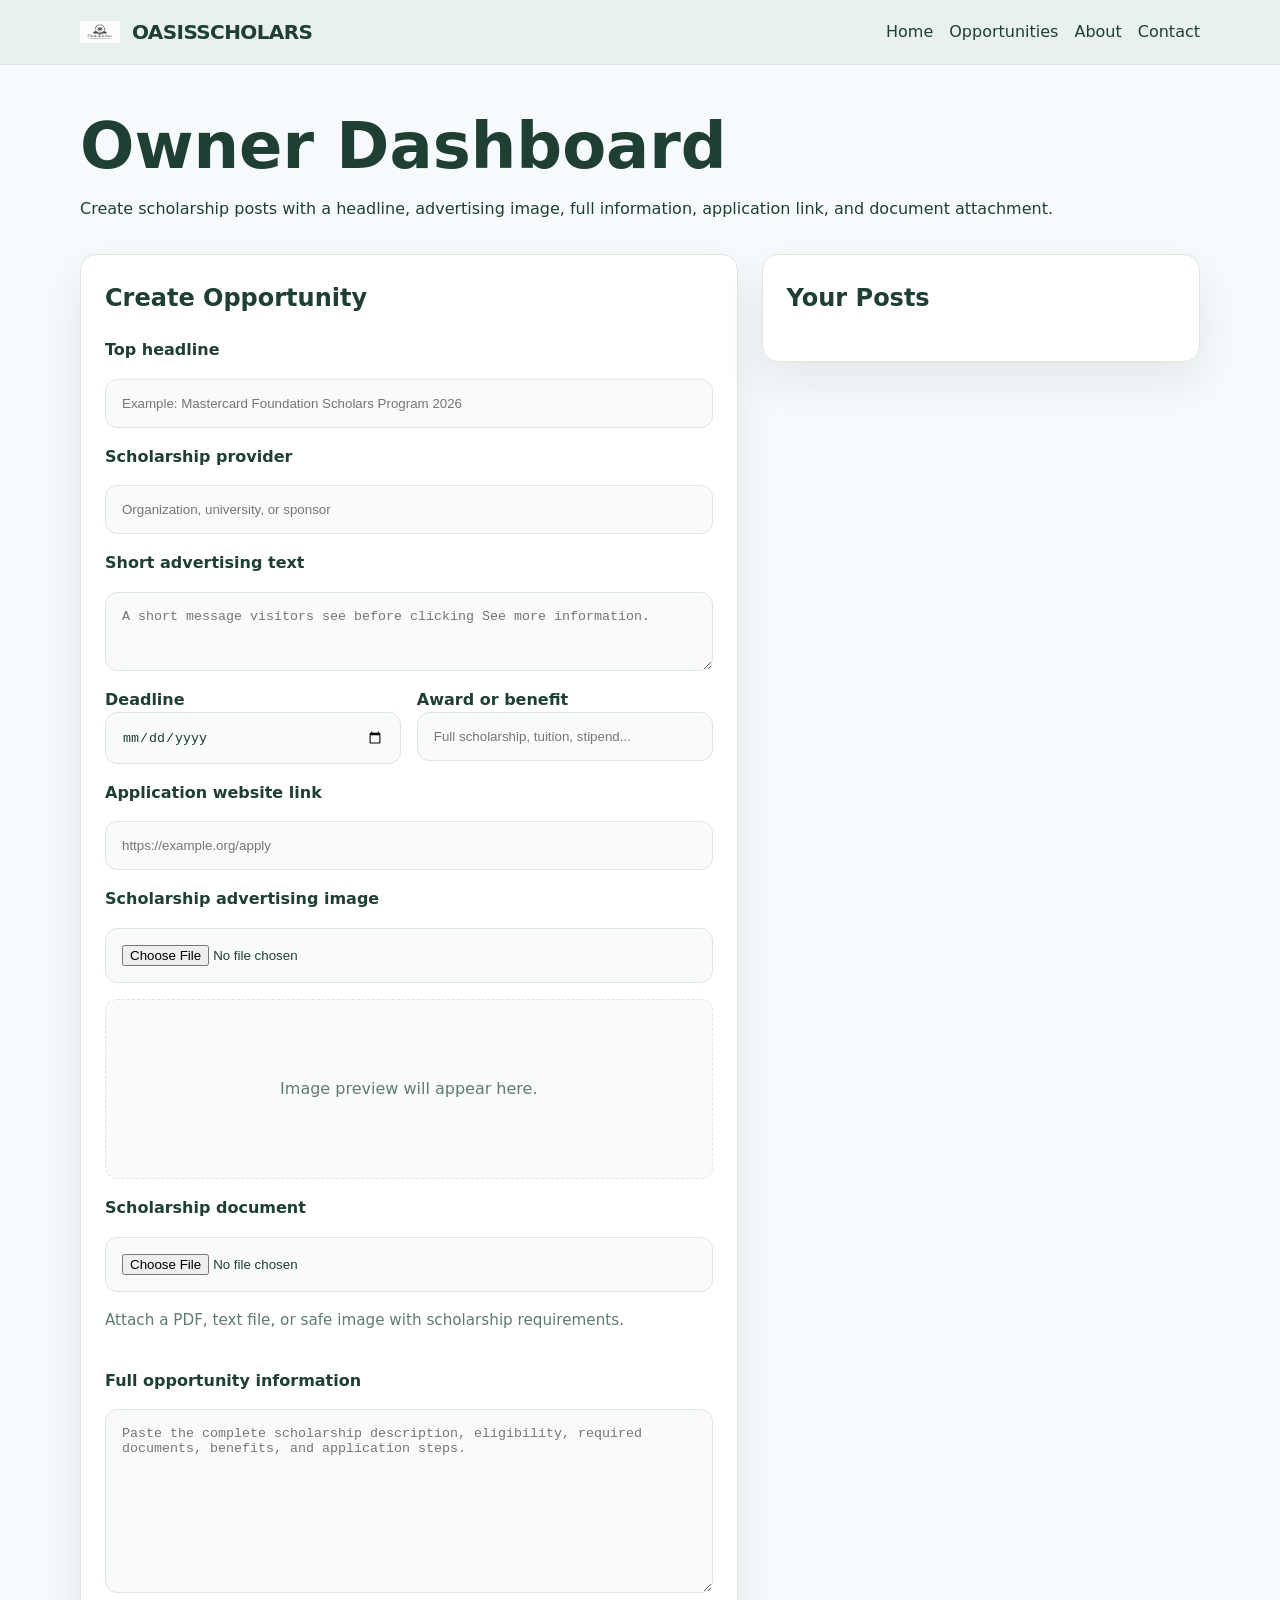
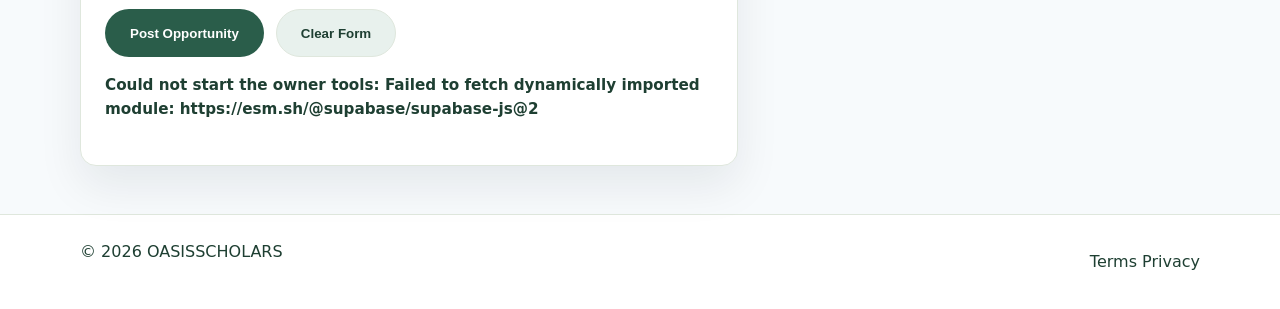
<file: owners/dashboard.html>
<!DOCTYPE html>
<html lang="en">
<head>
  <meta charset="utf-8" />
  <meta name="viewport" content="width=device-width, initial-scale=1.0" />
  <meta http-equiv="Content-Security-Policy" content="default-src 'self'; script-src 'self' https://esm.sh; style-src 'self' 'unsafe-inline'; img-src 'self' data: blob: https://*.supabase.co; font-src 'self'; connect-src 'self' https://esm.sh https://*.supabase.co https://*.supabase.in; object-src 'none'; base-uri 'self'; form-action 'self'; frame-ancestors 'none'; upgrade-insecure-requests" />
  <meta name="referrer" content="no-referrer" />
  <title>Owners Dashboard | OASISSCHOLARS</title>
  <link rel="stylesheet" href="../styles.css" />
</head>
<body>
  <header class="site-header">
    <div class="container header-inner">
      <a class="brand" href="../index.html"><img class="brand-logo" src="../Logo for design.png" alt="OASISSCHOLARS logo" /><span>OASISSCHOLARS</span></a>
      <nav class="site-nav">
        <a href="../index.html">Home</a>
        <a href="../opportunities.html">Opportunities</a>
        <a href="../about.html">About</a>
        <a href="../contact.html">Contact</a>
        <a href="login.html" id="logout-link" style="display:none;">Logout</a>
      </nav>
    </div>
  </header>

  <main class="container page-content">
    <section class="page-header">
      <h1>Owner Dashboard</h1>
      <p>Create scholarship posts with a headline, advertising image, full information, application link, and document attachment.</p>
    </section>

    <section class="owner-workspace">
      <div class="owner-panel">
        <h2>Create Opportunity</h2>
        <form id="post-form" class="contact-form">
          <label for="title">Top headline</label>
          <input id="title" name="title" type="text" placeholder="Example: Mastercard Foundation Scholars Program 2026" maxlength="160" required />

          <label for="provider">Scholarship provider</label>
          <input id="provider" name="provider" type="text" placeholder="Organization, university, or sponsor" maxlength="120" required />

          <label for="summary">Short advertising text</label>
          <textarea id="summary" name="summary" rows="3" maxlength="500" placeholder="A short message visitors see before clicking See more information." required></textarea>

          <div class="form-grid">
            <div>
              <label for="deadline">Deadline</label>
              <input id="deadline" name="deadline" type="date" required />
            </div>
            <div>
              <label for="amount">Award or benefit</label>
              <input id="amount" name="amount" type="text" maxlength="120" placeholder="Full scholarship, tuition, stipend..." />
            </div>
          </div>

          <label for="apply-url">Application website link</label>
          <input id="apply-url" name="apply-url" type="url" maxlength="500" placeholder="https://example.org/apply" />

          <label for="image">Scholarship advertising image</label>
          <input id="image" name="image" type="file" accept="image/jpeg,image/png,image/webp" />
          <div class="upload-preview" id="image-preview">Image preview will appear here.</div>

          <label for="document">Scholarship document</label>
          <input id="document" name="document" type="file" accept=".pdf,.txt,image/jpeg,image/png,image/webp" />
          <p class="form-hint" id="document-preview">Attach a PDF, text file, or safe image with scholarship requirements.</p>

          <label for="full-info">Full opportunity information</label>
          <textarea id="full-info" name="full-info" rows="10" maxlength="5000" placeholder="Paste the complete scholarship description, eligibility, required documents, benefits, and application steps." required></textarea>

          <div class="form-actions">
            <button id="post-btn" class="button button-primary" type="button">Post Opportunity</button>
            <button id="clear-btn" class="button button-secondary" type="button">Clear Form</button>
          </div>
        </form>
        <p id="post-message" class="status-message"></p>
      </div>

      <aside class="owner-panel">
        <h2>Your Posts</h2>
        <div id="owner-posts" class="owner-posts"></div>
      </aside>
    </section>
  </main>

  <footer class="site-footer">
    <div class="container footer-inner">
      <p>© 2026 OASISSCHOLARS</p>
      <nav class="footer-nav">
        <a href="../terms.html">Terms</a>
        <a href="../privacy.html">Privacy</a>
      </nav>
    </div>
  </footer>

  <script type="module" src="owners.js"></script>
</body>
</html>
</file>
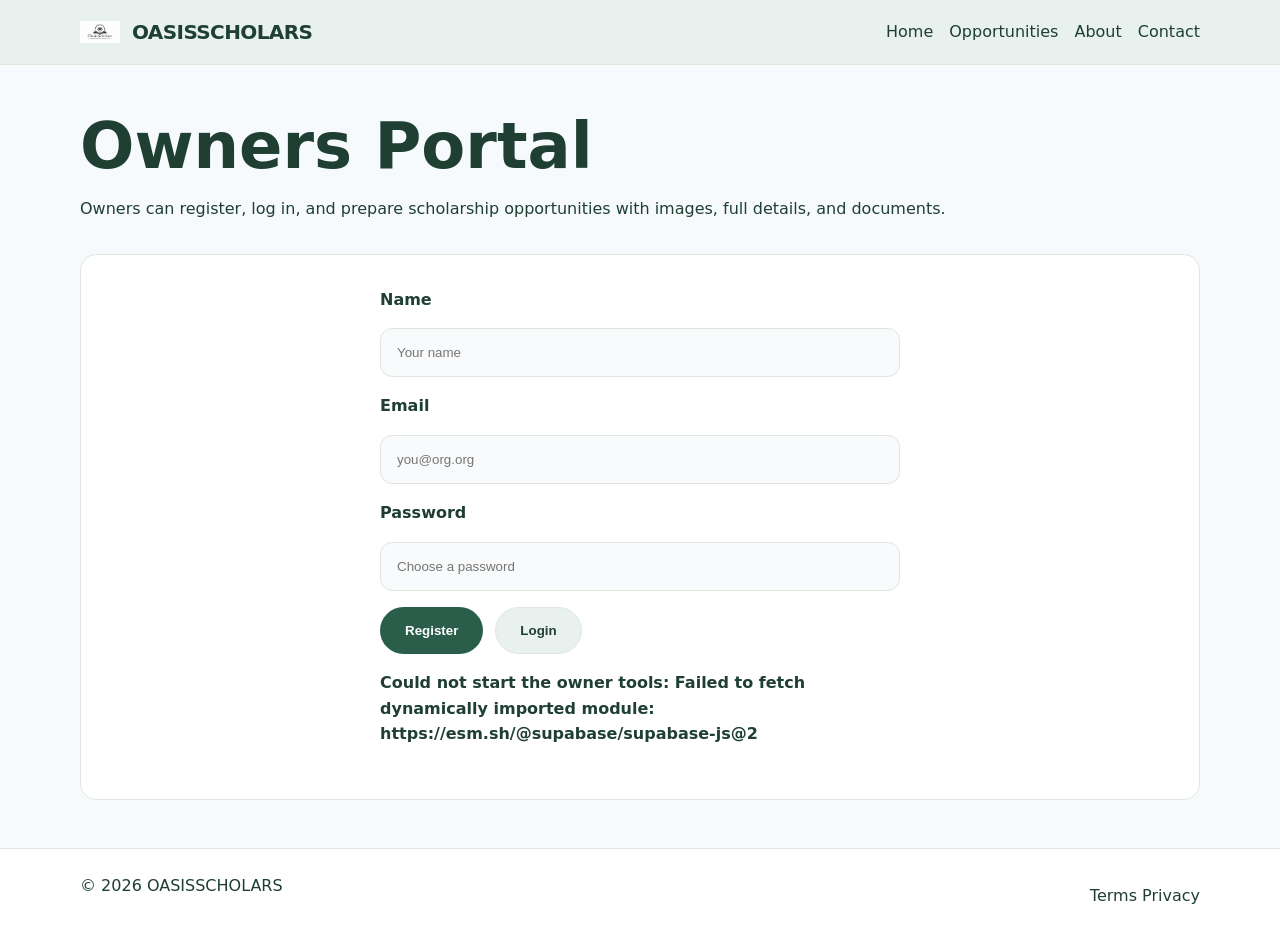
<file: owners/login.html>
<!DOCTYPE html>
<html lang="en">
<head>
  <meta charset="utf-8" />
  <meta name="viewport" content="width=device-width, initial-scale=1.0" />
  <meta http-equiv="Content-Security-Policy" content="default-src 'self'; script-src 'self' https://esm.sh; style-src 'self' 'unsafe-inline'; img-src 'self' data: blob: https://*.supabase.co; font-src 'self'; connect-src 'self' https://esm.sh https://*.supabase.co https://*.supabase.in; object-src 'none'; base-uri 'self'; form-action 'self'; frame-ancestors 'none'; upgrade-insecure-requests" />
  <meta name="referrer" content="no-referrer" />
  <title>Owners Login | OASISSCHOLARS</title>
  <link rel="stylesheet" href="../styles.css" />
</head>
<body>
  <header class="site-header">
    <div class="container header-inner">
      <a class="brand" href="../index.html"><img class="brand-logo" src="../Logo for design.png" alt="OASISSCHOLARS logo" /><span>OASISSCHOLARS</span></a>
      <nav class="site-nav">
        <a href="../index.html">Home</a>
        <a href="../opportunities.html">Opportunities</a>
        <a href="../about.html">About</a>
        <a href="../contact.html">Contact</a>
      </nav>
    </div>
  </header>

  <main class="container page-content">
    <section class="page-header">
      <h1>Owners Portal</h1>
      <p>Owners can register, log in, and prepare scholarship opportunities with images, full details, and documents.</p>
    </section>

    <section class="about-section">
      <div style="max-width:520px; margin:0 auto;">
        <form id="owner-form" class="contact-form">
          <label for="owner-name">Name</label>
          <input id="owner-name" name="name" type="text" placeholder="Your name" maxlength="80" autocomplete="name" required />

          <label for="owner-email">Email</label>
          <input id="owner-email" name="email" type="email" placeholder="you@org.org" maxlength="254" autocomplete="email" required />

          <label for="owner-password">Password</label>
          <input id="owner-password" name="password" type="password" placeholder="Choose a password" minlength="8" autocomplete="current-password" required />

          <div style="display:flex; gap:0.75rem;">
            <button id="register-btn" type="button" class="button button-primary">Register</button>
            <button id="login-btn" type="button" class="button button-secondary">Login</button>
          </div>
        </form>
        <p id="owner-message" style="color:var(--deep-forest); font-weight:600; margin-top:1rem"></p>
      </div>
    </section>
  </main>

  <footer class="site-footer">
    <div class="container footer-inner">
      <p>© 2026 OASISSCHOLARS</p>
      <nav class="footer-nav">
        <a href="../terms.html">Terms</a>
        <a href="../privacy.html">Privacy</a>
      </nav>
    </div>
  </footer>

  <script type="module" src="owners.js"></script>
</body>
</html>
</file>
<file: styles.css>
:root {
  --bg: #f7fafc;
  --surface: #ffffff;
  --text: #1E3F32;
  --muted: #5f7c6d;
  --primary-emerald: #2A5D4A;
  --secondary-gold: #D1A041;
  --deep-forest: #1E3F32;
  --bg-sidebar-mint: #E8F1ED;
  --text-white: #FFFFFF;
  --primary: var(--primary-emerald);
  --primary-dark: #234d40;
  --accent: var(--secondary-gold);
  --border: #dfe7dd;
  --shadow: 0 20px 45px rgba(15, 23, 42, 0.08);
}

* {
  box-sizing: border-box;
}

html {
  scroll-behavior: smooth;
}

body {
  margin: 0;
  font-family: Inter, system-ui, -apple-system, BlinkMacSystemFont, "Segoe UI", sans-serif;
  background: var(--bg);
  color: var(--text);
  line-height: 1.6;
}

img {
  max-width: 100%;
  display: block;
}

.container {
  width: min(1120px, calc(100% - 2rem));
  margin: 0 auto;
}

.site-header {
  background: var(--bg-sidebar-mint);
  border-bottom: 1px solid var(--border);
  position: sticky;
  top: 0;
  z-index: 20;
}

.header-inner {
  display: flex;
  align-items: center;
  justify-content: space-between;
  gap: 1rem;
  padding: 1rem 0;
}

.brand {
  display: inline-flex;
  align-items: center;
  gap: 0.75rem;
  font-weight: 700;
  font-size: 1.25rem;
  letter-spacing: -0.03em;
  text-decoration: none;
  color: var(--deep-forest);
}

.brand-logo {
  display: block;
  width: 40px;
  height: auto;
}

.brand span {
  display: inline-block;
}

.site-nav {
  display: flex;
  gap: 1rem;
  flex-wrap: wrap;
}

.site-nav a,
.footer-nav a {
  color: var(--deep-forest);
  text-decoration: none;
  font-weight: 500;
}

.site-nav a.active,
.site-nav a:hover,
.footer-nav a:hover {
  color: var(--primary-emerald);
}

.menu-toggle {
  display: none;
  border: none;
  background: transparent;
  font-size: 1.5rem;
  cursor: pointer;
}

.hero {
  padding: 5rem 0 3rem;
}

.hero-content {
  max-width: 760px;
}

.eyebrow {
  margin: 0 0 1rem;
  color: var(--accent);
  font-weight: 700;
  letter-spacing: 0.08em;
  text-transform: uppercase;
}

h1 {
  margin: 0 0 1rem;
  font-size: clamp(2.5rem, 5vw, 4rem);
  line-height: 1.05;
}

p {
  margin: 0 0 1.25rem;
}

.button {
  display: inline-flex;
  align-items: center;
  justify-content: center;
  gap: 0.5rem;
  padding: 0.95rem 1.5rem;
  border-radius: 999px;
  border: 1px solid transparent;
  font-weight: 600;
  text-decoration: none;
  transition: transform 0.2s ease, background-color 0.2s ease, color 0.2s ease;
}

.button:hover {
  transform: translateY(-1px);
}

.button-primary {
  background: var(--primary);
  color: var(--text-white);
}

.button-primary:hover {
  background: var(--primary-dark);
}

.button-secondary {
  background: var(--bg-sidebar-mint);
  color: var(--deep-forest);
  border-color: var(--border);
}

.hero-actions {
  display: flex;
  flex-wrap: wrap;
  gap: 1rem;
}

.features {
  display: grid;
  grid-template-columns: repeat(auto-fit, minmax(220px, 1fr));
  gap: 1.5rem;
  margin: 3rem 0;
}

.features article {
  padding: 1.75rem;
  background: var(--surface);
  border-radius: 1rem;
  border: 1px solid var(--border);
}

.highlight {
  background: linear-gradient(135deg, var(--bg-sidebar-mint) 0%, #ffffff 100%);
  padding: 3rem 0;
}

.highlight-inner {
  display: flex;
  align-items: center;
  justify-content: space-between;
  gap: 1.5rem;
  padding: 2rem;
  background: var(--surface);
  border-radius: 1rem;
  border: 1px solid var(--border);
}

.page-content {
  padding: 3rem 0;
}

.page-header {
  margin-bottom: 2rem;
}

.cards-grid {
  display: grid;
  grid-template-columns: repeat(3, minmax(0, 1fr));
  gap: 1.4rem;
}

.team-grid {
  display: grid;
  grid-template-columns: repeat(auto-fit, minmax(320px, 1fr));
  gap: 1.5rem;
  margin-top: 1.5rem;
}

.team-card {
  background: var(--surface);
  border: 1px solid var(--border);
  border-radius: 1.5rem;
  overflow: hidden;
  box-shadow: var(--shadow);
}

.card-header {
  padding: 1.75rem;
  background: var(--deep-forest);
  color: var(--text-white);
}

.card-header p {
  margin: 0 0 0.75rem;
  font-size: 0.85rem;
  letter-spacing: 0.12em;
  text-transform: uppercase;
  opacity: 0.85;
}

.card-header h3 {
  margin: 0;
  font-size: 1.6rem;
}

.card-role {
  margin: 0.5rem 0 0;
  font-weight: 500;
  opacity: 0.9;
}

.card-body {
  padding: 1.75rem;
}

.card-body h4 {
  margin: 1.25rem 0 0.75rem;
}

.card-body ul {
  margin: 0;
  padding-left: 1.25rem;
}

.card,
.contact-card {
  background: var(--surface);
  border: 1px solid var(--border);
  border-radius: 1rem;
  padding: 1.75rem;
  box-shadow: var(--shadow);
}

.card h2,
.contact-card h2 {
  margin-top: 0;
}

.meta {
  margin-top: 1rem;
  color: var(--muted);
}

.info-section,
.about-section,
.contact-section,
.legal-section {
  margin-top: 2rem;
  background: var(--surface);
  border: 1px solid var(--border);
  border-radius: 1rem;
  padding: 2rem;
}

.info-section ul,
.about-section ul {
  margin: 0;
  padding-left: 1.25rem;
}

.legal-section {
  max-width: 880px;
}

.legal-section h2 {
  margin: 2rem 0 0.75rem;
  font-size: 1.35rem;
}

.legal-section p {
  color: var(--muted);
}

.who-grid {
  display: grid;
  grid-template-columns: repeat(auto-fit, minmax(220px, 1fr));
  gap: 1rem;
  margin-top: 1.5rem;
}

.who-card {
  background: var(--bg-sidebar-mint);
  border: 1px solid var(--border);
  border-radius: 1rem;
  padding: 1.5rem;
}

.who-card h3 {
  margin-top: 0;
  color: var(--deep-forest);
}

.who-card p {
  margin: 0.75rem 0 0;
  color: var(--muted);
}

.contact-grid {
  display: grid;
  grid-template-columns: repeat(auto-fit, minmax(220px, 1fr));
  gap: 1.5rem;
  margin-bottom: 2rem;
}

.contact-form {
  display: grid;
  gap: 1rem;
}

.contact-form label {
  font-weight: 600;
}

.contact-form input,
.contact-form textarea,
.contact-form select {
  width: 100%;
  padding: 1rem;
  border: 1px solid var(--border);
  border-radius: 0.75rem;
  background: #f9fafb;
  color: var(--text);
}

.owner-workspace {
  display: grid;
  grid-template-columns: minmax(0, 1.2fr) minmax(320px, 0.8fr);
  gap: 1.5rem;
  align-items: start;
}

.owner-panel {
  background: var(--surface);
  border: 1px solid var(--border);
  border-radius: 1rem;
  padding: 1.5rem;
  box-shadow: var(--shadow);
}

.owner-panel h2 {
  margin-top: 0;
}

.form-grid {
  display: grid;
  grid-template-columns: repeat(2, minmax(0, 1fr));
  gap: 1rem;
}

.form-actions,
.detail-actions {
  display: flex;
  flex-wrap: wrap;
  gap: 0.75rem;
  align-items: center;
}

.form-hint,
.status-message {
  color: var(--muted);
  font-size: 0.95rem;
}

.status-message {
  margin-top: 1rem;
  font-weight: 700;
  color: var(--deep-forest);
}

.upload-preview {
  min-height: 180px;
  display: grid;
  place-items: center;
  padding: 1rem;
  border: 1px dashed var(--border);
  border-radius: 0.75rem;
  background: #f9fafb;
  color: var(--muted);
  overflow: hidden;
}

.upload-preview img {
  width: 100%;
  max-height: 280px;
  object-fit: cover;
  border-radius: 0.5rem;
}

.owner-posts {
  display: grid;
  gap: 1rem;
}

/* Compact version of the reusable listing card inside the owner dashboard. */
.owner-posts .opportunity-card-top {
  grid-template-columns: 1fr;
  gap: 1rem;
  padding: 1rem;
}

.owner-posts .opportunity-card-body h2 {
  margin-bottom: 1rem;
  font-size: 1.1rem;
}

.owner-posts .listing-meta-list {
  font-size: 0.92rem;
}

.owner-posts .listing-actions {
  justify-content: flex-start;
  min-height: auto;
  padding: 1rem;
}

.owner-posts .listing-button {
  min-width: 0;
}

.owner-posts .listing-description {
  padding: 1rem;
  font-size: 0.95rem;
  line-height: 1.65;
}

/* Reusable scholarship listing card used on the Opportunities page. */
.opportunity-card {
  overflow: hidden;
  background: #ffffff;
  border: 1px solid #E5E7EB;
  border-radius: 12px;
  box-shadow: 0 18px 40px rgba(15, 23, 42, 0.08);
}

.opportunity-card-top {
  display: grid;
  grid-template-columns: minmax(240px, 400px) minmax(0, 1fr);
  gap: 3rem;
  align-items: start;
  padding: 1.85rem 2rem 1.25rem;
}

.opportunity-card-media {
  width: 100%;
}

.opportunity-image {
  width: 100%;
  aspect-ratio: 16 / 10;
  object-fit: cover;
  background: #eef2f7;
  border-radius: 8px;
}

.opportunity-image-placeholder {
  display: flex;
  flex-direction: column;
  justify-content: center;
  gap: 0.4rem;
  min-height: 230px;
  padding: 1.25rem;
  color: #ffffff;
  font-weight: 800;
  letter-spacing: 0;
  background: linear-gradient(135deg, #174236 0%, #1D4ED8 100%);
}

.opportunity-image-placeholder span {
  font-size: 1rem;
  opacity: 0.9;
}

.opportunity-image-placeholder strong {
  max-width: 22rem;
  font-size: 1.35rem;
  line-height: 1.12;
}

.opportunity-card-body {
  min-width: 0;
}

.opportunity-card-body h2 {
  margin: 0 0 1.55rem;
  color: #111827;
  font-size: clamp(1.25rem, 2vw, 1.5rem);
  font-weight: 700;
  line-height: 1.08;
}

.listing-meta-list {
  display: grid;
  gap: 0.65rem;
  margin: 0;
  padding: 0;
  list-style: none;
  color: #4B5563;
  font-size: 1rem;
  font-weight: 500;
}

.listing-meta-item {
  display: grid;
  grid-template-columns: 1.5rem minmax(0, 1fr);
  gap: 0.75rem;
  align-items: center;
}

.listing-meta-icon {
  display: inline-flex;
  align-items: center;
  justify-content: center;
  width: 1.5rem;
  height: 1.5rem;
  color: #374151;
}

.listing-meta-icon svg {
  width: 1.25rem;
  height: 1.25rem;
  fill: currentColor;
}

.listing-actions {
  display: flex;
  justify-content: flex-end;
  align-items: center;
  gap: 0.75rem;
  min-height: 5.2rem;
  padding: 1.2rem 2.75rem;
  border-top: 1px solid #E5E7EB;
}

.listing-button {
  min-width: 205px;
  border-radius: 7px;
  background: #1D4ED8;
  color: #ffffff;
  font-size: 0.95rem;
  font-weight: 800;
  letter-spacing: 0.02em;
  text-transform: uppercase;
}

.listing-button:hover {
  background: #1E40AF;
}

.listing-button span {
  font-size: 1.35rem;
  line-height: 1;
}

.share-actions {
  display: inline-flex;
  align-items: center;
  flex-wrap: wrap;
  gap: 0.45rem;
}

.share-label {
  color: #4B5563;
  font-size: 0.9rem;
  font-weight: 700;
}

.share-button {
  display: inline-flex;
  align-items: center;
  justify-content: center;
  min-height: 2.25rem;
  padding: 0.45rem 0.7rem;
  border: 1px solid #CBD5E1;
  border-radius: 7px;
  background: #ffffff;
  color: #1E3F32;
  font: inherit;
  font-size: 0.86rem;
  font-weight: 700;
  text-decoration: none;
  cursor: pointer;
}

.share-button:hover {
  border-color: var(--primary);
  color: var(--primary);
}

.listing-description {
  margin: 0;
  padding: 1.8rem 2rem 2rem;
  color: #4B5563;
  font-size: 1.03rem;
  line-height: 1.8;
  border-top: 1px solid #E5E7EB;
}

/* Poster-style opportunity card. Uploaded scholarship images fill the circular photo area. */
.opportunity-card {
  position: relative;
  display: flex;
  flex-direction: column;
  width: 100%;
  max-width: 450px;
  height: 650px;
  margin: 0 auto;
  padding: 28px;
  overflow: hidden;
  background:
    radial-gradient(circle at 84% 13%, rgba(42, 93, 74, 0.14) 0 2px, transparent 2px 100%),
    radial-gradient(circle at 88% 13%, rgba(42, 93, 74, 0.14) 0 2px, transparent 2px 100%),
    #ffffff;
  background-size: auto, 18px 18px, auto;
  border: 1px solid #E4E7EA;
  border-radius: 24px;
  box-shadow: 0 20px 44px rgba(15, 23, 42, 0.1);
}

.poster-brand {
  display: flex;
  align-items: center;
  gap: 0.45rem;
  min-height: 2.5rem;
  padding: 0;
  color: var(--primary);
  font-size: 0.58rem;
  font-weight: 900;
  line-height: 1.2;
}

.poster-brand-mark {
  display: inline-grid;
  place-items: center;
  flex: 0 0 auto;
  width: 1.9rem;
  height: 1.9rem;
  border-radius: 50%;
  background: var(--primary);
  color: #ffffff;
  font-size: 1rem;
}

.opportunity-card-body {
  display: block;
  flex: 1;
  min-width: 0;
  padding: 2.25rem 0 0;
}

.poster-copy {
  display: flex;
  flex-direction: column;
  align-items: flex-start;
  min-width: 0;
}

.poster-copy h2,
.opportunity-card-body h2 {
  margin: 0 0 0.65rem;
  color: var(--primary);
  width: 60%;
  font-size: clamp(32px, 4vw, 58px);
  font-weight: 950;
  line-height: 1;
  text-transform: uppercase;
  overflow-wrap: anywhere;
}

.poster-copy h2::after {
  content: "";
  display: block;
  width: 2.2rem;
  height: 2px;
  margin-top: 0.85rem;
  background: var(--primary);
}

.poster-copy p {
  display: -webkit-box;
  width: 55%;
  max-width: none;
  margin: 0 0 1rem;
  overflow: hidden;
  color: #4B5563;
  font-size: 18px;
  line-height: 1.6;
  -webkit-box-orient: vertical;
  -webkit-line-clamp: 4;
}

.poster-rule {
  display: block;
  width: 2.2rem;
  height: 2px;
  margin-top: 1.35rem;
  background: var(--primary);
}

.opportunity-card-media {
  position: absolute;
  right: 20px;
  top: 120px;
  display: grid;
  place-items: center;
  width: 220px;
  height: 220px;
  border-radius: 50%;
}

.opportunity-card-media::before {
  content: "";
  position: absolute;
  width: 242px;
  aspect-ratio: 1;
  border: 0.55rem solid var(--primary);
  border-left-color: transparent;
  border-radius: 50%;
  transform: rotate(-18deg);
}

.opportunity-image {
  position: relative;
  z-index: 1;
  width: 220px;
  height: 220px;
  object-fit: cover;
  object-position: center;
  background: #eef2f7;
  border-radius: 50%;
  box-shadow: 0 14px 26px rgba(15, 23, 42, 0.15);
}

.opportunity-image-placeholder {
  display: flex;
  flex-direction: column;
  justify-content: center;
  gap: 0.4rem;
  min-height: auto;
  padding: 1.25rem;
  color: #ffffff;
  background: linear-gradient(135deg, #174236 0%, #2A5D4A 100%);
}

.opportunity-image-placeholder span,
.opportunity-image-placeholder strong {
  position: relative;
  z-index: 1;
}

.opportunity-image-placeholder span {
  font-size: 0.75rem;
  opacity: 0.9;
}

.opportunity-image-placeholder strong {
  max-width: 9rem;
  font-size: 1rem;
  line-height: 1.12;
}

.poster-apply-badge {
  position: absolute;
  z-index: 2;
  right: 0.3rem;
  bottom: -0.5rem;
  display: grid;
  place-items: center;
  width: 4.5rem;
  min-height: 4.5rem;
  padding: 0.7rem;
  background: var(--primary);
  color: #ffffff;
  border-radius: 45% 45% 50% 50%;
  font-size: 0.72rem;
  font-weight: 950;
  line-height: 0.9;
  text-align: center;
  text-decoration: none;
  box-shadow: 0 12px 22px rgba(30, 63, 50, 0.26);
}

.poster-apply-badge::before {
  content: "";
  width: 1.6rem;
  height: 1rem;
  margin-bottom: 0.25rem;
  background: #ffffff;
  clip-path: polygon(50% 0, 100% 38%, 50% 76%, 0 38%);
}

.listing-button {
  min-width: 0;
  margin-top: 30px;
  padding: 0.62rem 1rem;
  border-radius: 999px;
  background: var(--primary);
  color: #ffffff;
  font-size: 0.75rem;
  font-weight: 900;
  letter-spacing: 0;
}

.listing-button:hover {
  background: var(--primary-dark);
}

.listing-button span {
  font-size: 1rem;
}

.listing-actions {
  display: flex;
  justify-content: center;
  align-items: center;
  gap: 0.65rem;
  min-height: 3.6rem;
  margin: auto -28px -28px;
  padding: 0.75rem 1rem;
  border-top: 1px solid #E5E7EB;
  background: #ffffff;
}

.share-actions {
  justify-content: center;
}

.share-label {
  color: #6B7280;
  font-size: 0.65rem;
  text-transform: uppercase;
}

.share-button {
  min-height: 1.8rem;
  padding: 0.3rem 0.52rem;
  border-color: transparent;
  background: #F8FAFC;
  color: #374151;
  font-size: 0.72rem;
}

.small-eyebrow {
  margin-bottom: 0.5rem;
  font-size: 0.78rem;
}

.opportunity-meta-item {
  margin: 0.35rem 0;
  color: var(--muted);
}

.opportunity-detail {
  display: grid;
  gap: 1.25rem;
}

.detail-hero-image {
  width: 100%;
  max-height: 460px;
  object-fit: cover;
  border-radius: 1rem;
  border: 1px solid var(--border);
  box-shadow: var(--shadow);
}

.detail-summary {
  max-width: 820px;
  font-size: 1.1rem;
  color: var(--muted);
}

.detail-meta,
.detail-section {
  background: var(--surface);
  border: 1px solid var(--border);
  border-radius: 1rem;
  padding: 1.5rem;
}

.detail-section h2 {
  margin-top: 0;
}

.setup-card {
  background: var(--surface);
  border: 1px solid var(--border);
  border-radius: 1rem;
  padding: 1.5rem;
  box-shadow: var(--shadow);
}

.setup-card h2 {
  margin-top: 0;
}

.site-footer {
  padding: 1.5rem 0;
  background: #ffffff;
  border-top: 1px solid var(--border);
}

.footer-inner {
  display: flex;
  justify-content: space-between;
  align-items: center;
  gap: 1rem;
  flex-wrap: wrap;
}

@media (max-width: 1080px) {
  .cards-grid {
    grid-template-columns: repeat(2, minmax(0, 1fr));
  }
}

@media (max-width: 860px) {
  .header-inner,
  .highlight-inner,
  .footer-inner {
    flex-direction: column;
    align-items: flex-start;
  }

  .owner-workspace {
    grid-template-columns: 1fr;
  }

  .listing-actions {
    justify-content: flex-start;
    padding: 1.2rem 2rem;
  }
}

@media (max-width: 720px) {
  .site-nav {
    display: none;
    width: 100%;
    flex-direction: column;
    gap: 0.75rem;
    padding: 1rem 0;
    background: var(--surface);
    border-top: 1px solid var(--border);
  }

  .site-nav.open {
    display: flex;
  }

  .menu-toggle {
    display: inline-flex;
  }

  .hero {
    padding-top: 3rem;
  }

  .form-grid {
    grid-template-columns: 1fr;
  }

  .cards-grid {
    grid-template-columns: 1fr;
  }

  .opportunity-card-body {
    padding: 1.5rem 0 0;
  }

  .opportunity-card-media {
    right: 12px;
    top: 140px;
    width: 190px;
    height: 190px;
  }

  .opportunity-card-media::before {
    width: 210px;
  }

  .opportunity-image {
    width: 190px;
    height: 190px;
  }

  .listing-actions {
    flex-direction: column;
    align-items: stretch;
    margin: auto -28px -28px;
    padding: 1rem;
  }

  .listing-button {
    width: 100%;
    min-width: 0;
  }

  .share-actions {
    justify-content: flex-start;
  }

  .poster-copy h2,
  .opportunity-card-body h2 {
    font-size: clamp(1.55rem, 10vw, 2.5rem);
  }

  .poster-copy p {
    width: 58%;
    font-size: 0.9rem;
  }

  .listing-description {
    padding: 1rem;
    font-size: 1rem;
  }
}
</file>
